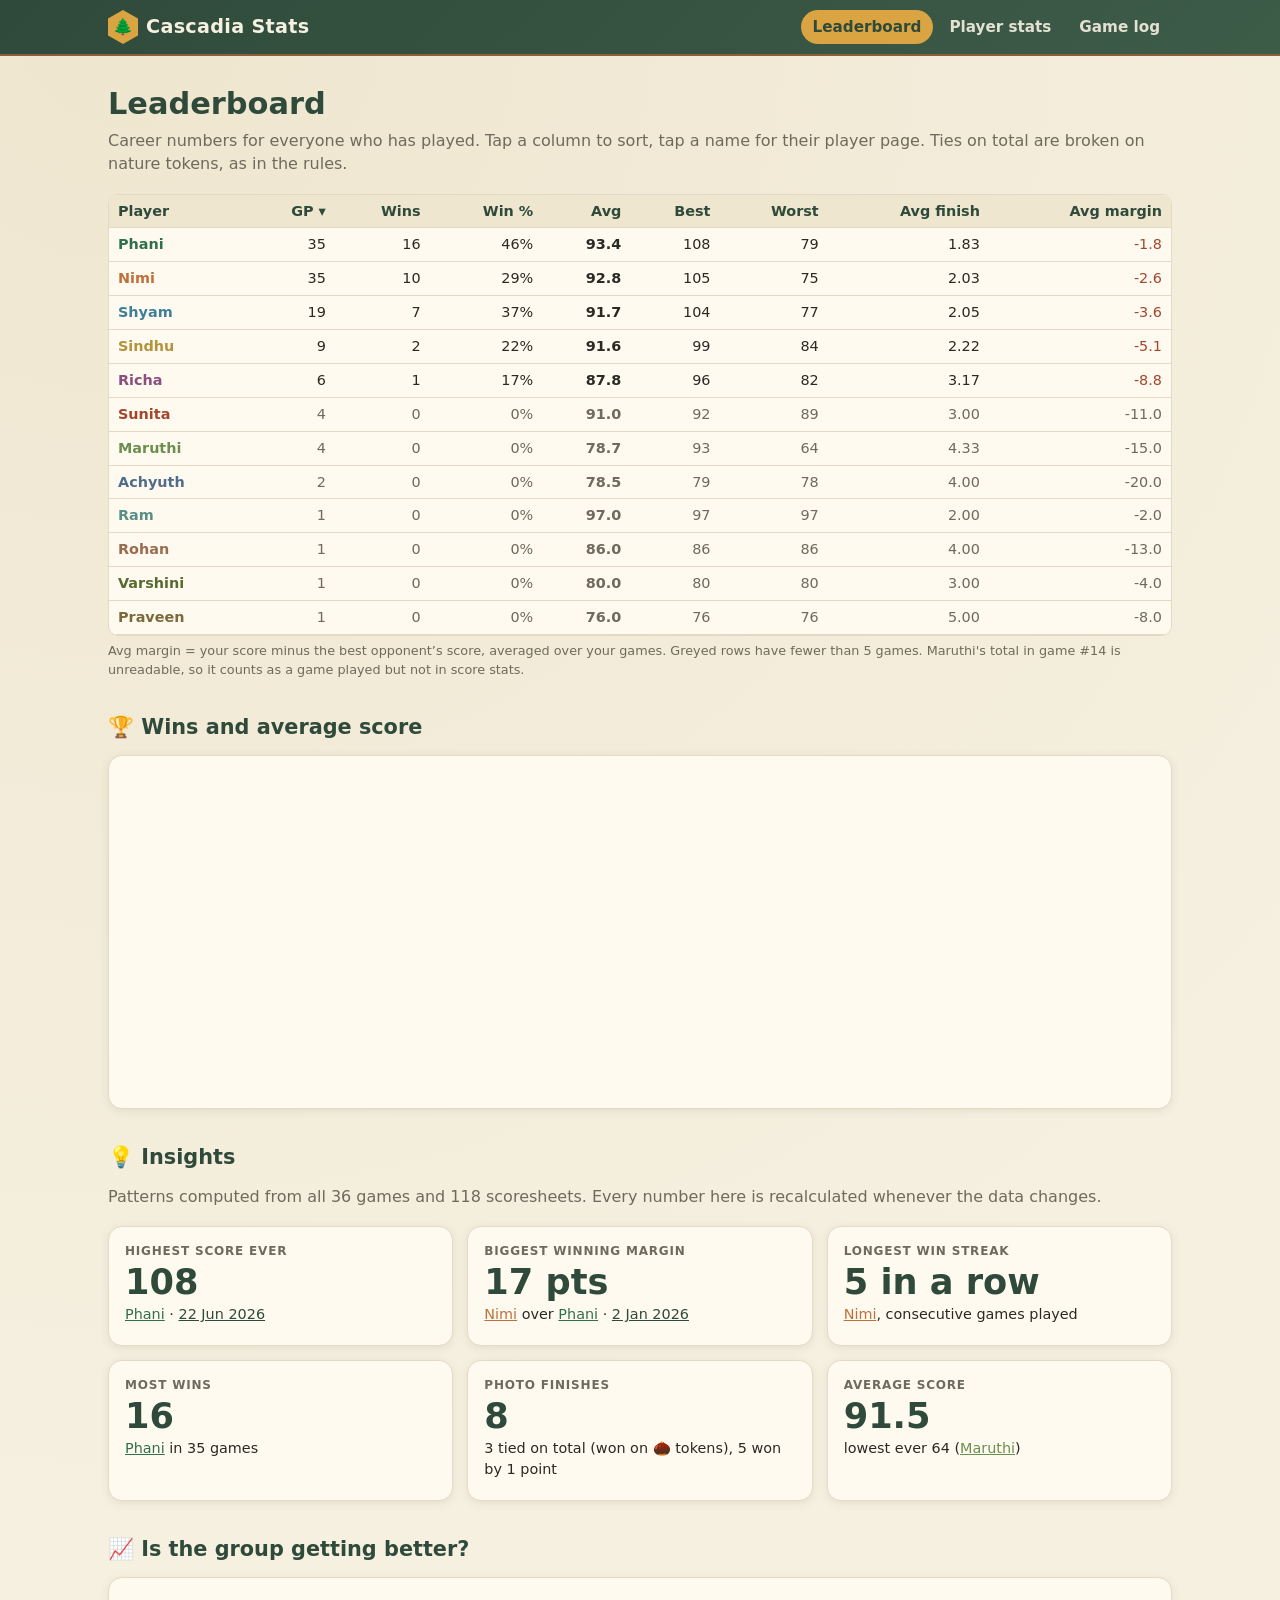
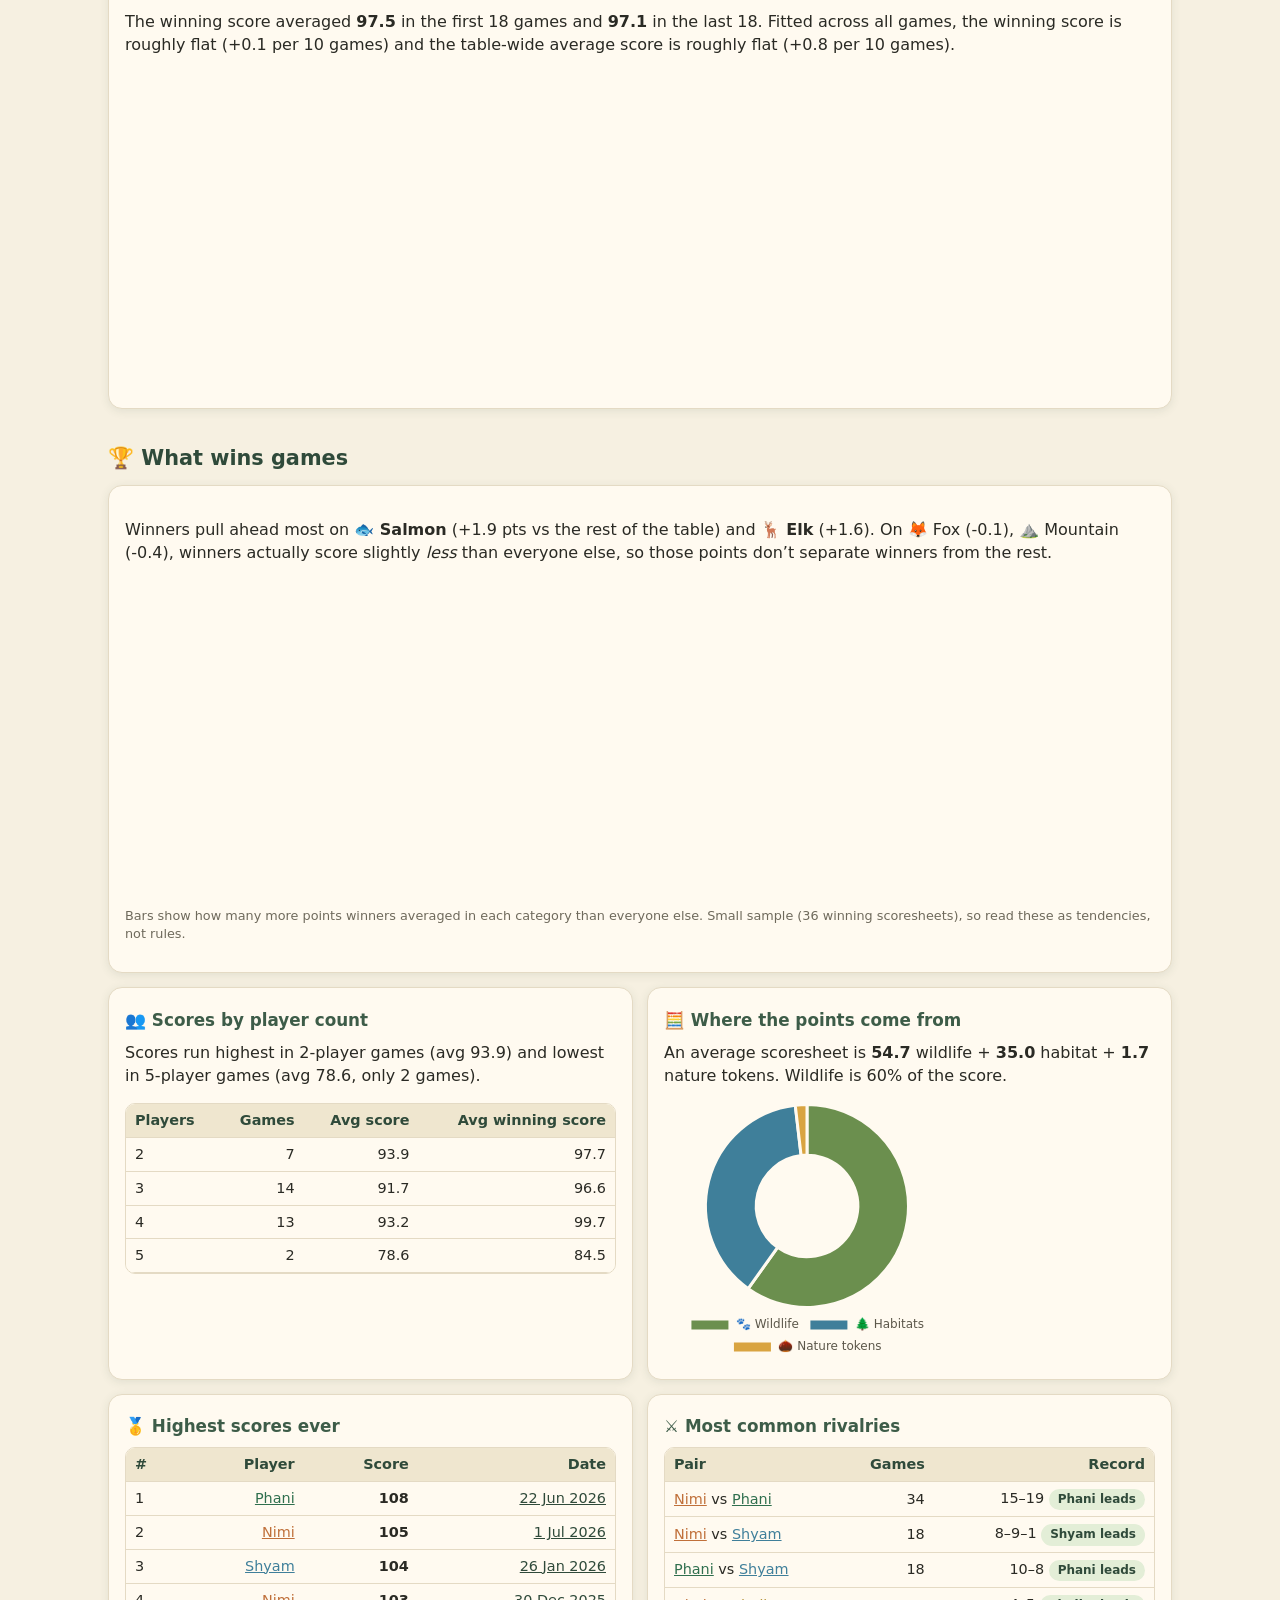
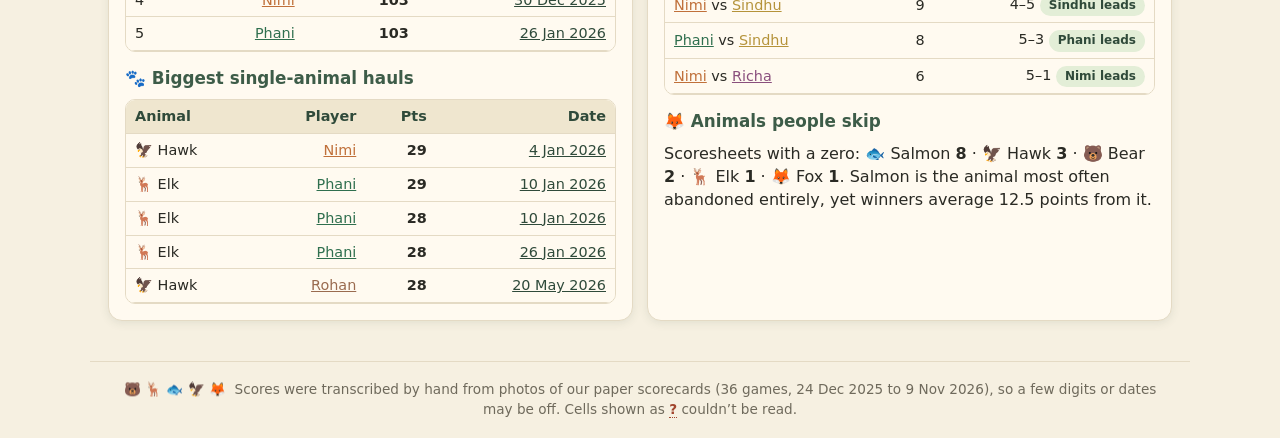
<file: index.html>
<!doctype html><html lang="en"><head><meta charset="utf-8"><meta name="viewport" content="width=device-width,initial-scale=1">
<title>Cascadia Stats · Leaderboard</title><link rel="stylesheet" href="style.css">
<link rel="icon" href="data:image/svg+xml,<svg xmlns='http://www.w3.org/2000/svg' viewBox='0 0 100 100'><text y='.9em' font-size='90'>🌲</text></svg>">
</head><body>
<main>
  <h1>Leaderboard</h1>
  <p class="lede">Career numbers for everyone who has played. Tap a column to sort, tap a name for their player page. Ties on total are broken on nature tokens, as in the rules.</p>
  <div class="tablewrap"><table class="sortable" id="lb"><thead><tr>
    <th data-k="name" data-t="s">Player</th><th data-k="games" title="Games played">GP</th><th data-k="wins">Wins</th><th data-k="win_pct">Win %</th>
    <th data-k="avg" title="Career average score">Avg</th><th data-k="best">Best</th><th data-k="worst">Worst</th>
    <th data-k="avg_pos" data-asc="1" title="Average finishing position (1 = first)">Avg finish</th>
    <th data-k="avg_margin" title="Average of (your score minus the best other score in that game). Positive = winning by that much.">Avg margin</th>
  </tr></thead><tbody></tbody></table></div>
  <p class="legend-note">Avg margin = your score minus the best opponent’s score, averaged over your games. Greyed rows have fewer than 5 games. <span id="unscored"></span></p>
  <h2>🏆 Wins and average score</h2>
  <div class="card"><div class="chartbox"><canvas id="c"></canvas></div></div>

  <h2 class="section" id="insights">💡 Insights</h2>
  <p class="lede" id="lede"></p>
  <div class="grid heads" id="heads"></div>

  <h2>📈 Is the group getting better?</h2>
  <div class="card"><p id="wtxt"></p><div class="chartbox"><canvas id="wline"></canvas></div></div>

  <h2>🏆 What wins games</h2>
  <div class="card"><p id="ctxt"></p><div class="chartbox"><canvas id="cbar"></canvas></div>
    <p class="legend-note">Bars show how many more points winners averaged in each category than everyone else. Small sample (<span id="nw"></span> winning scoresheets), so read these as tendencies, not rules.</p></div>

  <div class="grid g2" style="margin-top:14px">
    <div class="card"><h3>👥 Scores by player count</h3><p id="ptxt" style="margin-top:0"></p>
      <div class="tablewrap"><table id="pc"><thead><tr><th>Players</th><th>Games</th><th>Avg score</th><th>Avg winning score</th></tr></thead><tbody></tbody></table></div></div>
    <div class="card"><h3>🧮 Where the points come from</h3><p id="comptxt" style="margin-top:0"></p><div class="chartbox sm"><canvas id="comp"></canvas></div></div>
  </div>

  <div class="grid g2" style="margin-top:14px">
    <div class="card"><h3>🥇 Highest scores ever</h3><div class="tablewrap"><table id="hi"><thead><tr><th>#</th><th>Player</th><th>Score</th><th>Date</th></tr></thead><tbody></tbody></table></div>
      <h3 style="margin-top:14px">🐾 Biggest single-animal hauls</h3><div class="tablewrap"><table id="cells"><thead><tr><th>Animal</th><th>Player</th><th>Pts</th><th>Date</th></tr></thead><tbody></tbody></table></div></div>
    <div class="card"><h3>⚔️ Most common rivalries</h3><div class="tablewrap"><table id="riv"><thead><tr><th>Pair</th><th>Games</th><th>Record</th></tr></thead><tbody></tbody></table></div>
      <h3 style="margin-top:14px">🦊 Animals people skip</h3><p id="zeros" style="margin-top:0"></p></div>
  </div>
</main>
<script src="vendor/chart.umd.min.js"></script><script src="data.js"></script><script src="common.js"></script>
<script>
renderChrome('leaderboard');
{

const rows=Object.values(D.players).map(p=>({...p,name:NAME(p.id)}));
let sortK='games', asc=false;
const tb=document.querySelector('#lb tbody');
function draw(){
  rows.sort((a,b)=>{const x=a[sortK],y=b[sortK]; let r= typeof x==='string'? x.localeCompare(y) : ((x??-1e9)-(y??-1e9)); if(!asc) r=-r; return r||b.games-a.games||b.avg-a.avg;});
  tb.innerHTML=rows.map(p=>`<tr class="${p.main?'':'minor'}"><td>${plink(p.id)}</td><td>${p.games}</td><td>${p.wins}</td><td>${fx(p.win_pct,0)}%</td>
    <td><b>${fx(p.avg)}</b></td><td>${p.best}</td><td>${p.worst}</td><td>${fx(p.avg_pos,2)}</td><td class="${p.avg_margin>0?'up':'down'}">${sgn(p.avg_margin)}</td></tr>`).join('');
  document.querySelectorAll('#lb th').forEach(th=>{th.className=th.dataset.k===sortK?(asc?'sorted-asc':'sorted-desc'):'';});
}
document.querySelectorAll('#lb th').forEach(th=>th.onclick=()=>{const k=th.dataset.k; if(k===sortK) asc=!asc; else {sortK=k; asc=!!(th.dataset.asc||th.dataset.t==='s');} draw();});
draw();
const un=Object.values(D.players).filter(p=>p.unscored_games.length);
if(un.length) document.getElementById('unscored').textContent=un.map(p=>`${NAME(p.id)}'s total in game #${p.unscored_games.join(', #')} is unreadable, so it counts as a game played but not in score stats.`).join(' ');
const main=ORDER.filter(id=>D.players[id].main);
new Chart(document.getElementById('c'),{data:{labels:main.map(NAME),datasets:[
  {type:'bar',label:'Wins',data:main.map(id=>D.players[id].wins),backgroundColor:main.map(id=>COLOR(id)),borderRadius:6,yAxisID:'y'},
  {type:'bar',label:'Games played',data:main.map(id=>D.players[id].games),backgroundColor:'rgba(139,94,60,.18)',borderRadius:6,yAxisID:'y'},
  {type:'line',label:'Career avg score',data:main.map(id=>D.players[id].avg),borderColor:'#d9a441',backgroundColor:'#d9a441',pointRadius:6,yAxisID:'y2'}]},
  options:{scales:{y:{beginAtZero:true,title:{display:true,text:'Games'}},y2:{position:'right',suggestedMin:Math.floor(Math.min(...main.map(id=>D.players[id].avg))-4),suggestedMax:Math.ceil(Math.max(...main.map(id=>D.players[id].avg))+2),grid:{drawOnChartArea:false},title:{display:true,text:'Avg score'}}}}});
}
{

const I=D.insights, W=D.wildlife, H=D.habitats;
const glink=(no,txt)=>`<a href="log.html#game-${no}">${txt}</a>`;
document.getElementById('lede').textContent=`Patterns computed from all ${I.n_games} games and ${I.n_rows} scoresheets. Every number here is recalculated whenever the data changes.`;
const hs=I.highest, bm=I.biggest_margin, ls=I.longest_streak;
const heads=[
  ['Highest score ever',hs.score,`${plink(hs.player)} · ${glink(hs.no,fmtDate(hs.date,false))}`],
  ['Biggest winning margin',bm.margin+' pts',`${plink(bm.winner)} over ${plink(bm.runner_up)} · ${glink(bm.no,fmtDate(bm.date,false))}`],
  ['Longest win streak',ls.wins+' in a row',`${plink(ls.player)}, consecutive games played`],
  ['Most wins',I.wins_table[0].wins,`${plink(I.wins_table[0].player)} in ${I.wins_table[0].games} games`],
  ['Photo finishes',I.closest.length+I.one_point_games,`${I.closest.length} tied on total (won on 🌰 tokens), ${I.one_point_games} won by 1 point`],
  ['Average score',fx(I.composition.total),`lowest ever ${I.lowest.score} (${plink(I.lowest.player)})`]];
document.getElementById('heads').innerHTML=heads.map(([k,v,s])=>`<div class="card insight"><div class="k">${k}</div><div class="big">${v}</div><p class="muted" style="font-size:.9rem">${s}</p></div>`).join('');

// winning score over time
const h=I.win_score_halves, sl=I.win_score_slope_per10, sa=I.avg_score_slope_per10;
const dir=v=>Math.abs(v)<1.5?'roughly flat':(v>0?'rising':'falling');
document.getElementById('wtxt').innerHTML=`The winning score averaged <b>${fx(h.first_avg)}</b> in the first ${h.first_n} games and <b>${fx(h.second_avg)}</b> in the last ${h.second_n}. `+
  `Fitted across all games, the winning score is ${dir(sl)} (${sgn(sl)} per 10 games) and the table-wide average score is ${dir(sa)} (${sgn(sa)} per 10 games).`;
const ws=I.win_score_series;
const avgAll=D.games.map(g=>{const t=g.players.filter(p=>p.total!=null).map(p=>p.total);return +(t.reduce((a,b)=>a+b,0)/t.length).toFixed(1);});
new Chart(document.getElementById('wline'),{type:'line',data:{labels:ws.map(w=>'#'+w.no),datasets:[
  {label:'Winning score',data:ws.map(w=>w.score),borderColor:'#d9a441',backgroundColor:'#d9a441',tension:.25,pointRadius:4},
  {label:'Table average',data:avgAll,borderColor:'#2f6f4e',backgroundColor:'#2f6f4e',tension:.25,pointRadius:3,borderDash:[5,4]}]},
  options:{interaction:{mode:'index',intersect:false},plugins:{tooltip:{callbacks:{title:it=>{const w=ws[it[0].dataIndex];const g=D.games[it[0].dataIndex];return `Game #${w.no} · ${fmtDate(w.date,false)}${g.date_uncertain?' (approx.)':''} · winner ${g.winners.map(NAME).join(', ')}`;}}}},
  scales:{y:{suggestedMin:70,title:{display:true,text:'Points'}},x:{ticks:{autoSkip:true,maxRotation:0}}}}});

// categories
const C=I.categories.filter(c=>c.kind!=='nature');
const byDiff=[...C].sort((a,b)=>b.diff-a.diff);
const neg=byDiff.filter(c=>c.diff<0);
document.getElementById('nw').textContent=I.n_games;
const nm=c=>`${ICON[c.cat]} ${LABEL(c.cat)}`;
document.getElementById('ctxt').innerHTML=`Winners pull ahead most on <b>${nm(byDiff[0])}</b> (${sgn(byDiff[0].diff)} pts vs the rest of the table) and <b>${nm(byDiff[1])}</b> (${sgn(byDiff[1].diff)}). `+
  (neg.length?`On ${neg.map(c=>`${nm(c)} (${sgn(c.diff)})`).join(', ')}, winners actually score slightly <i>less</i> than everyone else, so those points don’t separate winners from the rest.`:'');
new Chart(document.getElementById('cbar'),{type:'bar',data:{labels:byDiff.map(nm),datasets:[{label:'Winners minus rest (avg pts)',data:byDiff.map(c=>c.diff),
  backgroundColor:byDiff.map(c=>c.diff>=0?(c.kind==='wildlife'?'#6b8f4e':'#3f7f9a'):'#c0703a'),borderRadius:6}]},
  options:{indexAxis:'y',plugins:{legend:{display:false},tooltip:{callbacks:{label:it=>{const c=byDiff[it.dataIndex];return `winners ${fx(c.win_avg)} vs rest ${fx(c.rest_avg)} (${sgn(c.diff)})`;}}}}}});

// player count
const pcs=I.by_player_count;
document.querySelector('#pc tbody').innerHTML=pcs.map(p=>`<tr><td>${p.n}</td><td>${p.games}</td><td>${fx(p.avg_score)}</td><td>${fx(p.avg_win)}</td></tr>`).join('');
const lowest=[...pcs].sort((a,b)=>a.avg_score-b.avg_score)[0], highest=[...pcs].sort((a,b)=>b.avg_score-a.avg_score)[0];
document.getElementById('ptxt').innerHTML=`Scores run highest in ${highest.n}-player games (avg ${fx(highest.avg_score)}) and lowest in ${lowest.n}-player games (avg ${fx(lowest.avg_score)}${lowest.games<4?`, only ${lowest.games} games`:''}).`;

// composition
const cp=I.composition;
document.getElementById('comptxt').innerHTML=`An average scoresheet is <b>${fx(cp.wildlife)}</b> wildlife + <b>${fx(cp.habitat)}</b> habitat + <b>${fx(cp.nature)}</b> nature tokens. Wildlife is ${fx(100*cp.wildlife/cp.total,0)}% of the score.`;
new Chart(document.getElementById('comp'),{type:'doughnut',data:{labels:['🐾 Wildlife','🌲 Habitats','🌰 Nature tokens'],datasets:[{data:[cp.wildlife,cp.habitat,cp.nature],backgroundColor:['#6b8f4e','#3f7f9a','#d9a441'],borderColor:'#fffaf0',borderWidth:3}]},options:{plugins:{legend:{position:'bottom'}}}});

// records
document.querySelector('#hi tbody').innerHTML=I.highest_list.map((r,i)=>`<tr><td>${i+1}</td><td>${plink(r.player)}</td><td><b>${r.score}</b></td><td>${glink(r.no,fmtDate(r.date,false))}</td></tr>`).join('');
document.querySelector('#cells tbody').innerHTML=I.best_wildlife_cells.map(r=>`<tr><td>${ICON[r.animal]} ${LABEL(r.animal)}</td><td>${plink(r.player)}</td><td><b>${r.pts}</b></td><td>${glink(r.no,fmtDate(r.date,false))}</td></tr>`).join('');
document.querySelector('#riv tbody').innerHTML=I.rivalries.map(r=>{const lead=r.a_wins===r.b_wins?'even':(r.a_wins>r.b_wins?r.a:r.b);
  return `<tr><td>${plink(r.a)} vs ${plink(r.b)}</td><td>${r.games}</td><td>${r.a_wins}–${r.b_wins}${r.ties?`–${r.ties}`:''} ${lead==='even'?'<span class="pill">even</span>':`<span class="pill green">${esc(NAME(lead))} leads</span>`}</td></tr>`;}).join('');
const z=I.categories.filter(c=>c.kind==='wildlife').sort((a,b)=>b.zeros-a.zeros);
document.getElementById('zeros').innerHTML=`Scoresheets with a zero: ${z.map(c=>`${ICON[c.cat]} ${LABEL(c.cat)} <b>${c.zeros}</b>`).join(' · ')}. ${z[0].zeros>0?`${LABEL(z[0].cat)} is the animal most often abandoned entirely, yet winners average ${fx(z[0].win_avg)} points from it.`:''}`;
}
</script></body></html>
</file>
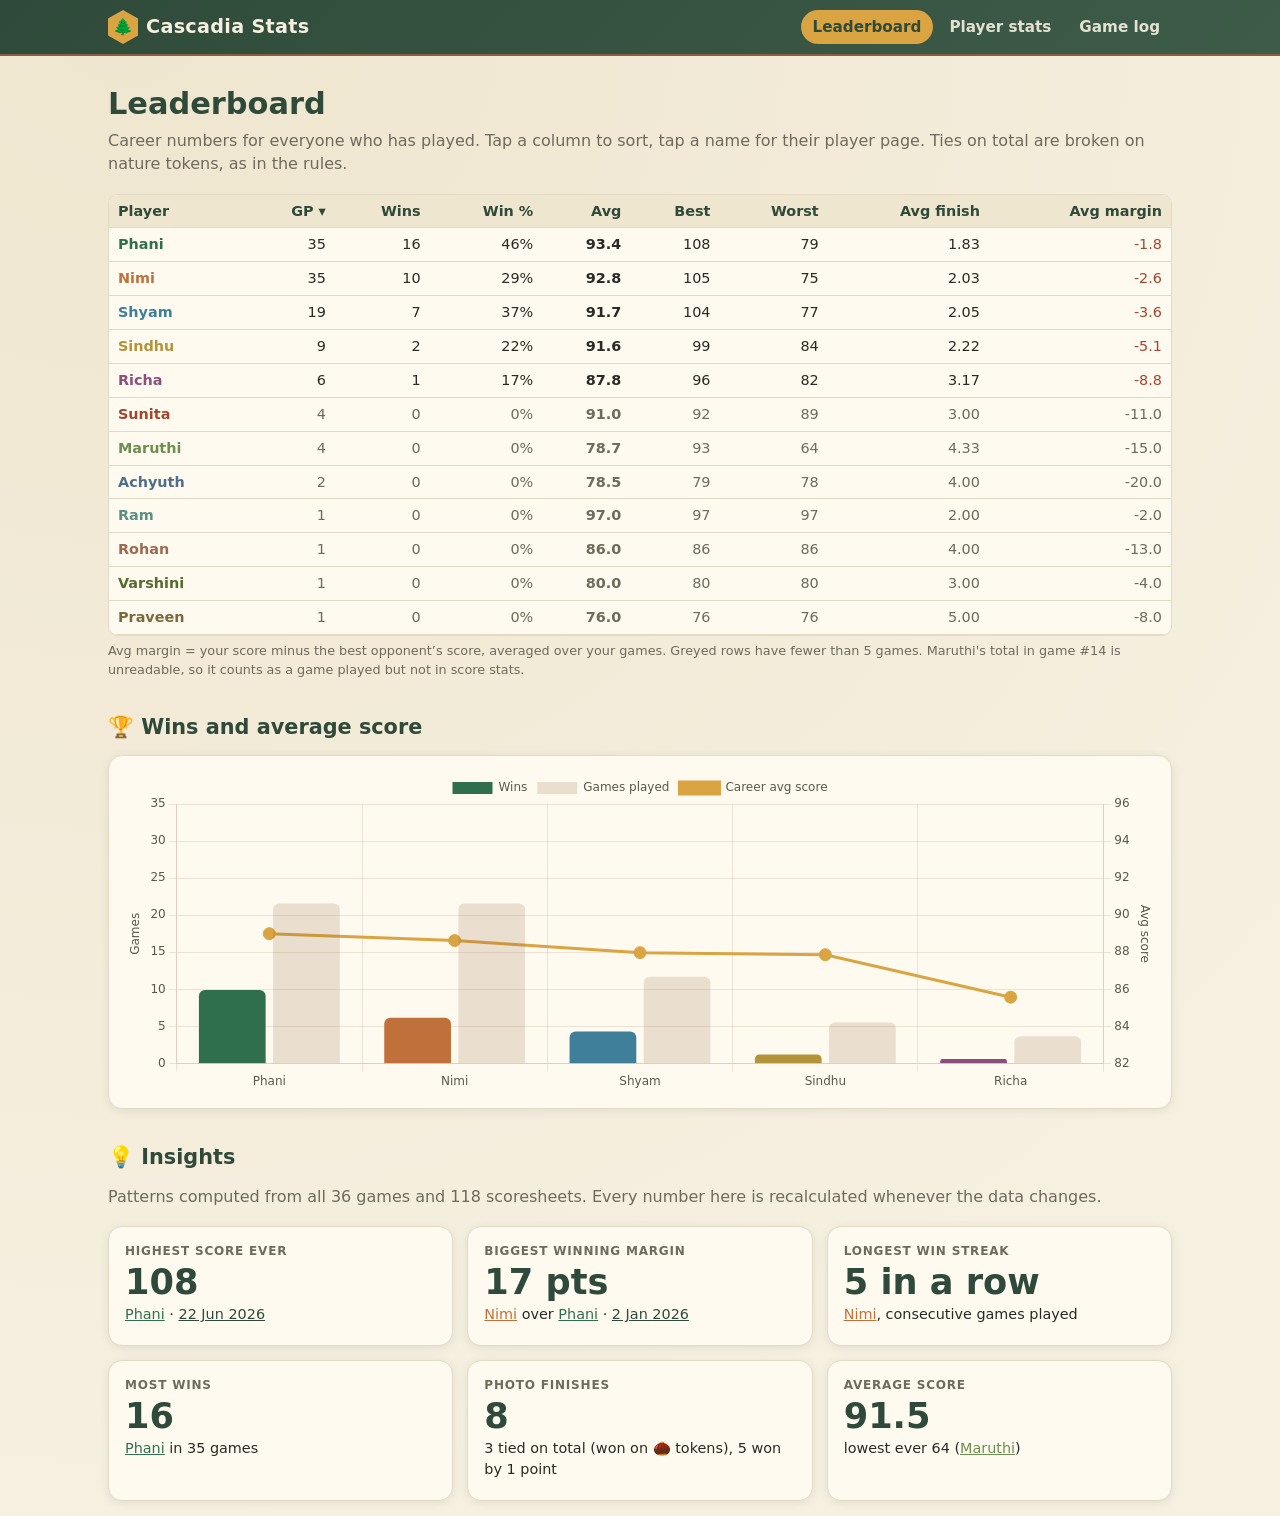
<file: insights.html>
<!doctype html><html><head><meta charset="utf-8"><meta http-equiv="refresh" content="0; url=index.html#insights"><link rel="canonical" href="index.html#insights"><title>Cascadia Stats</title></head><body><a href="index.html#insights">Cascadia Stats</a></body></html>
</file>
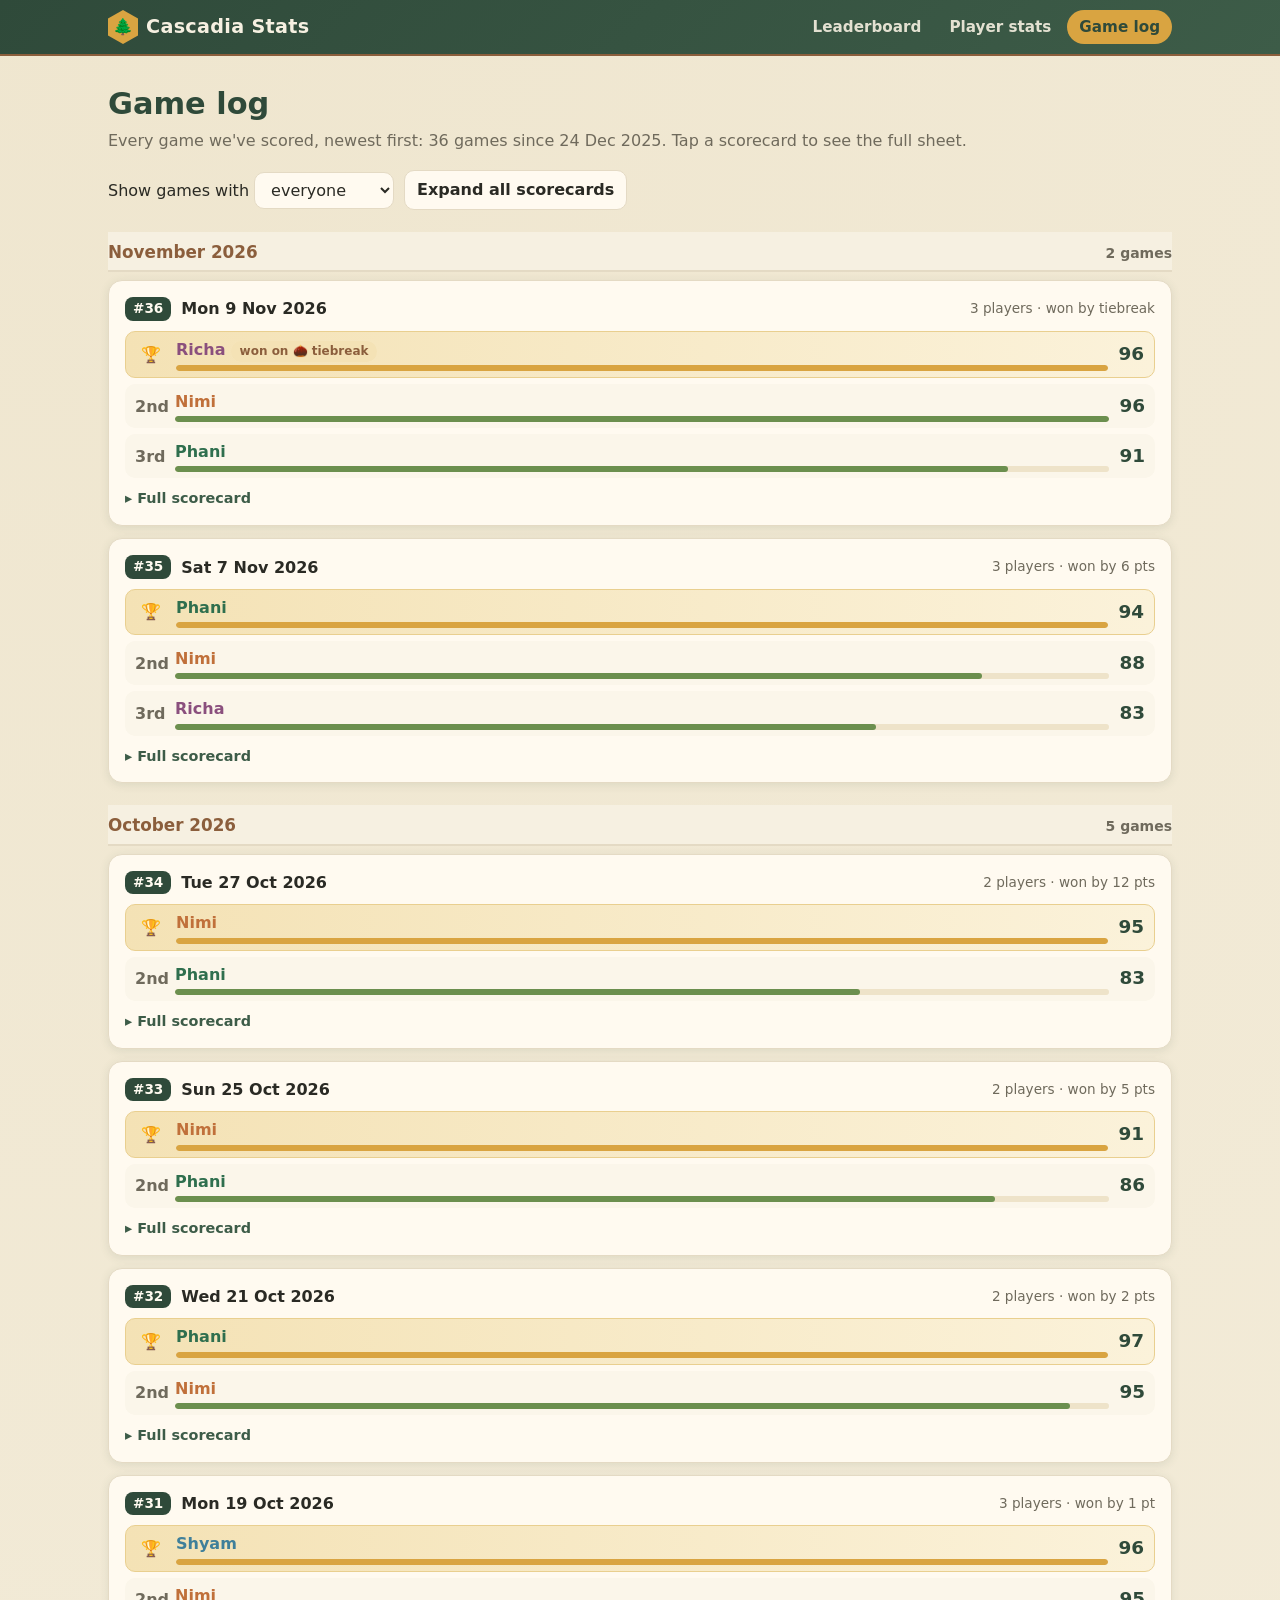
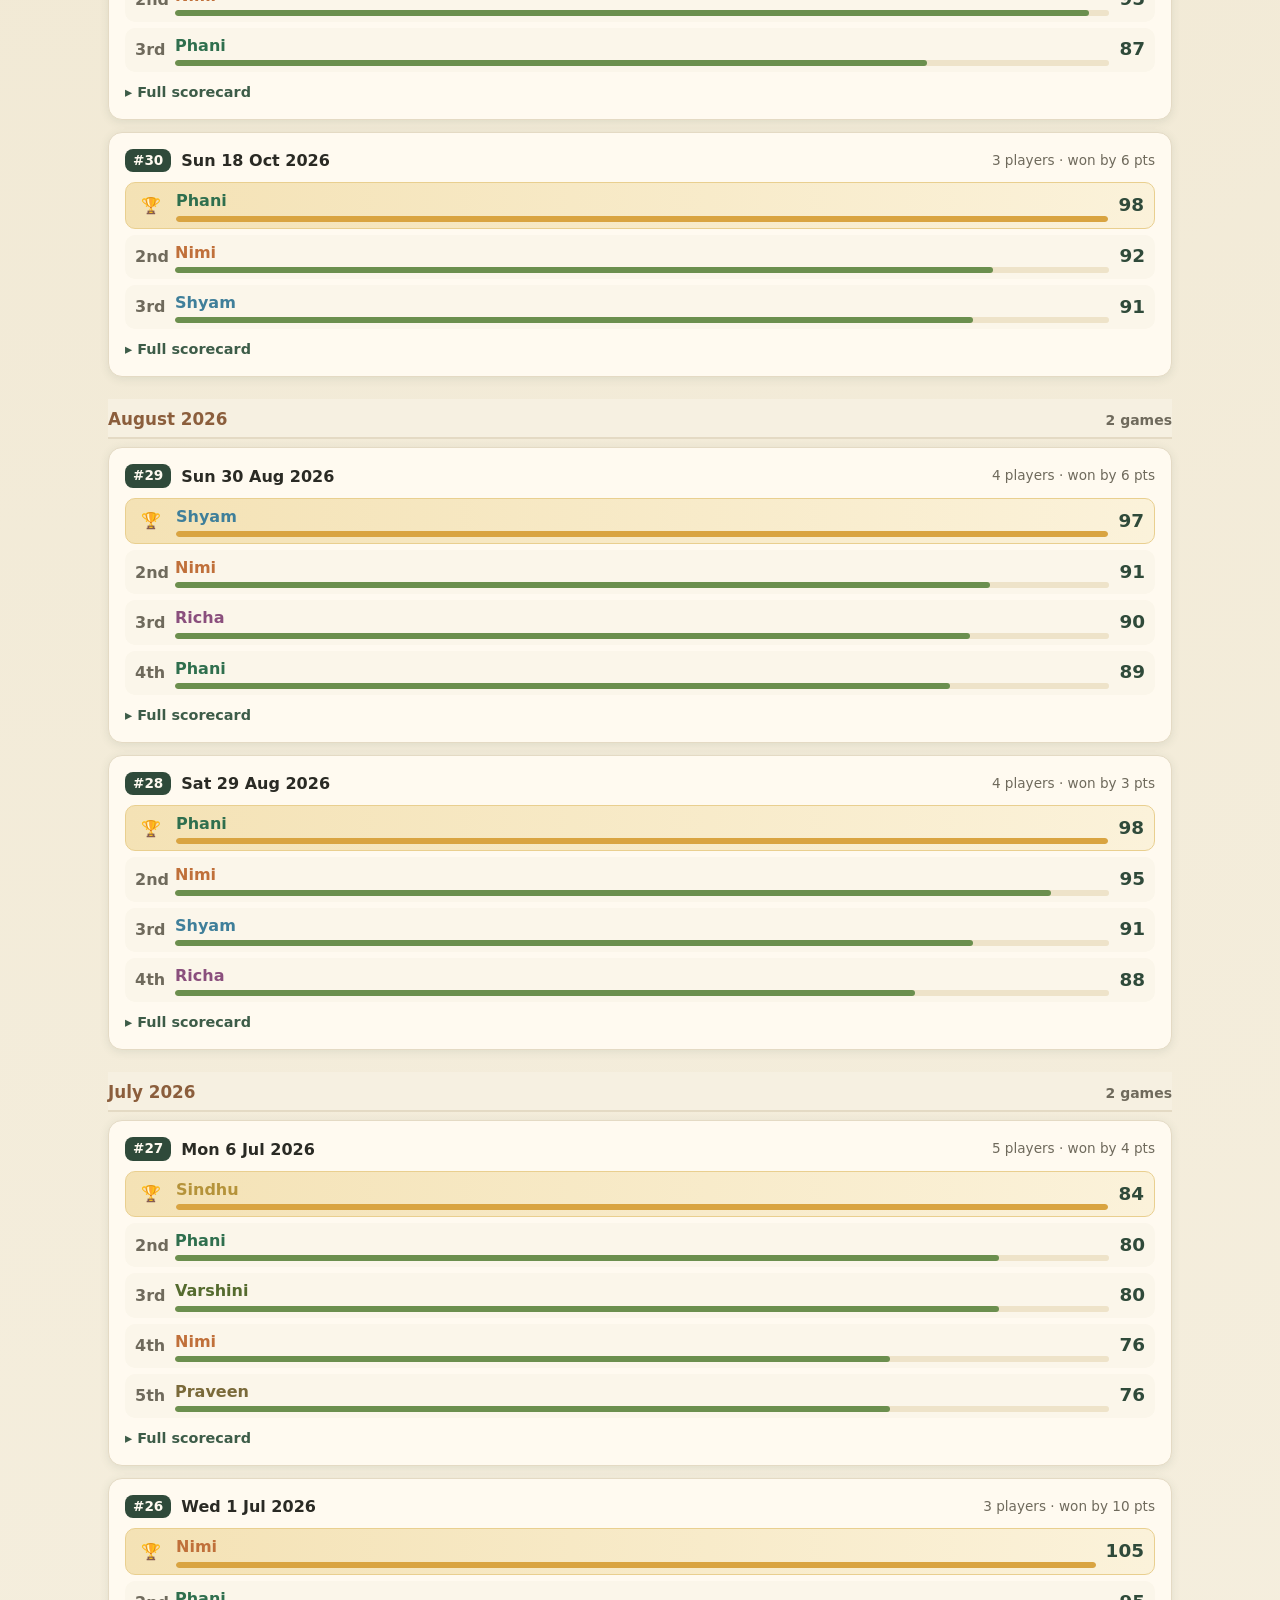
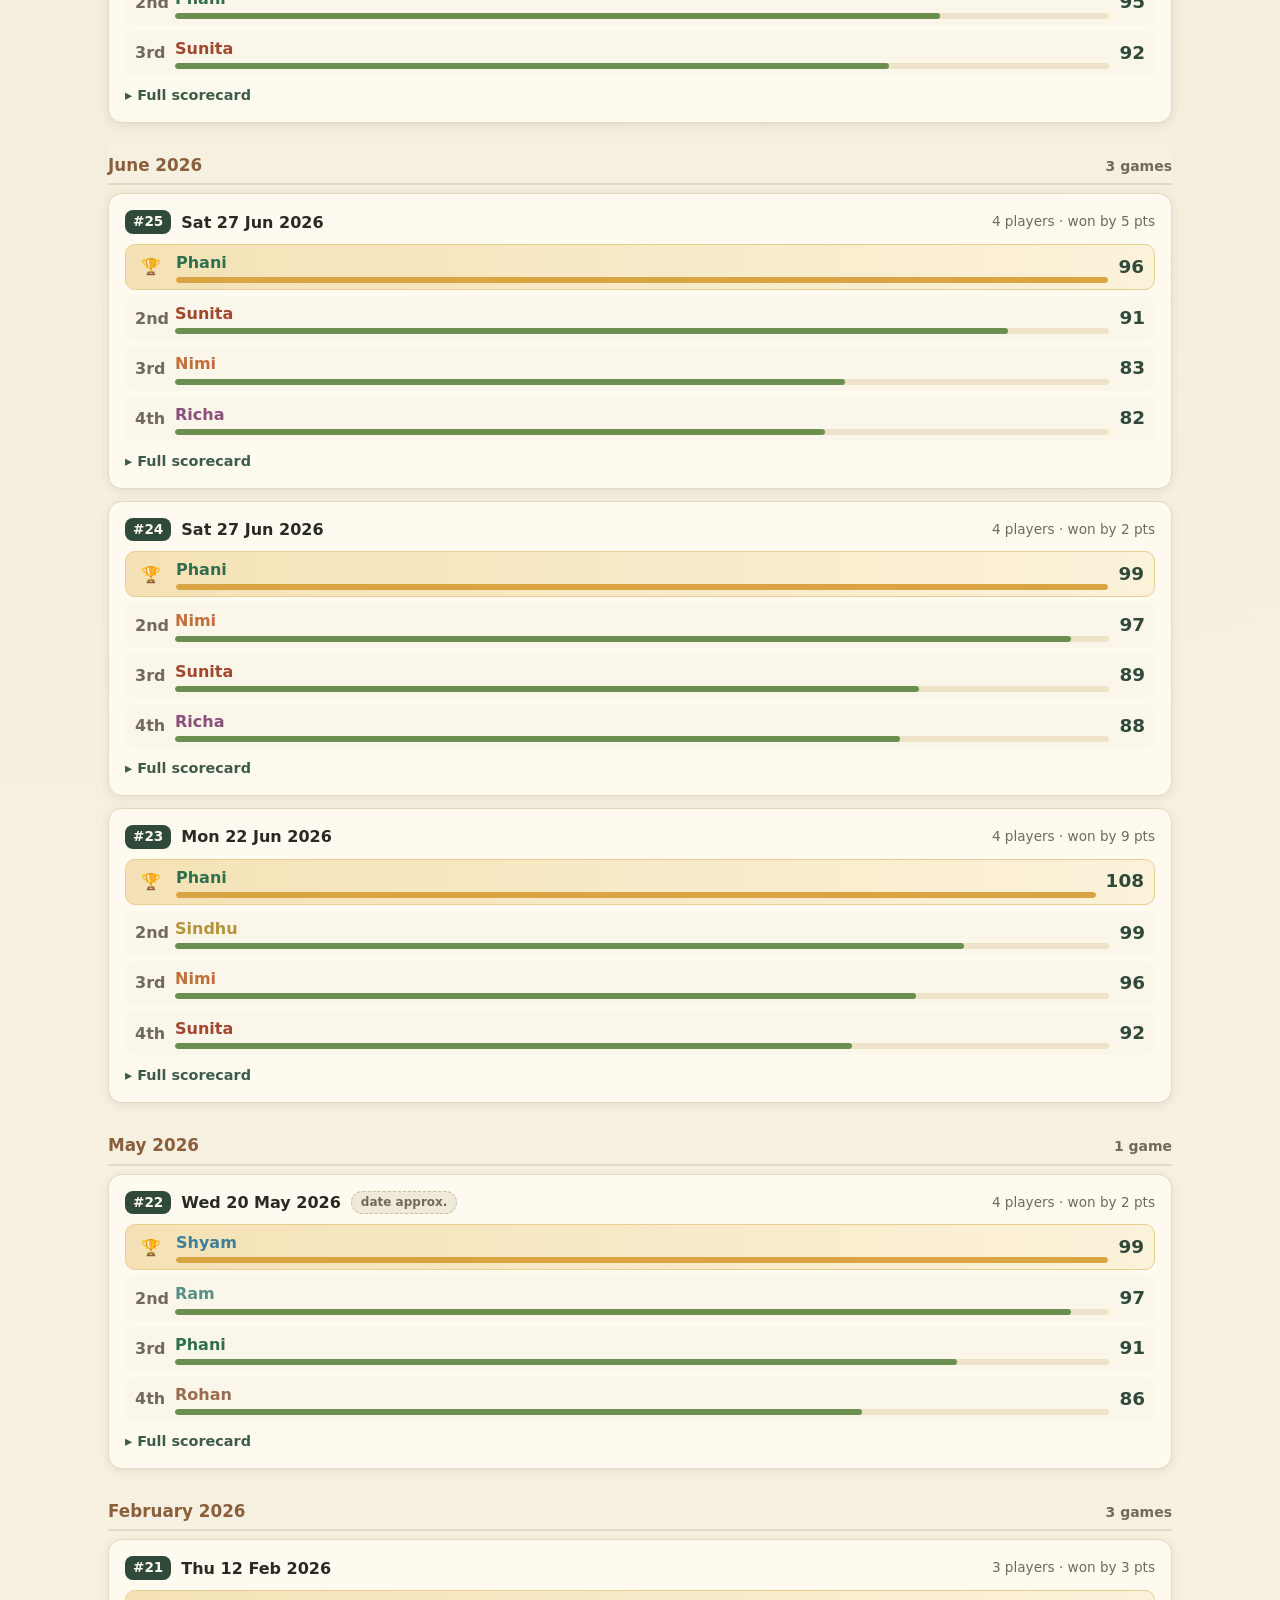
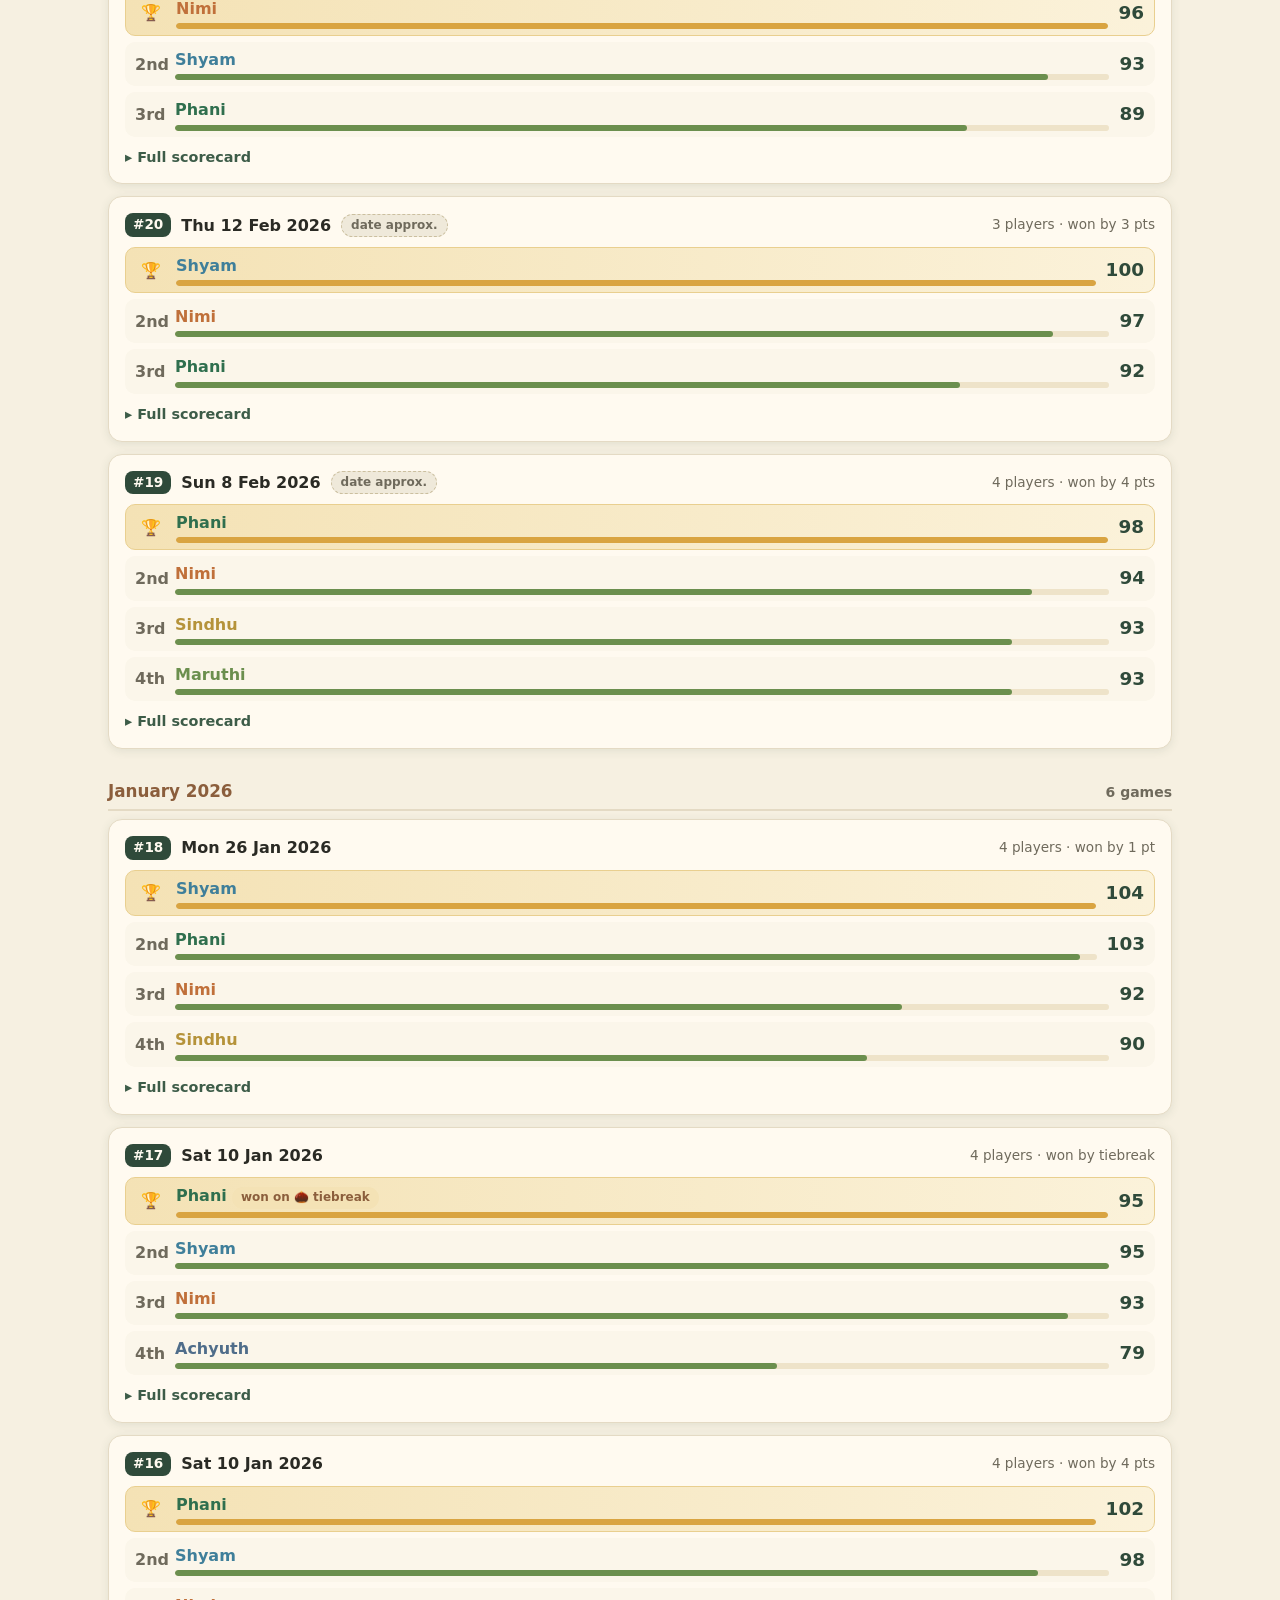
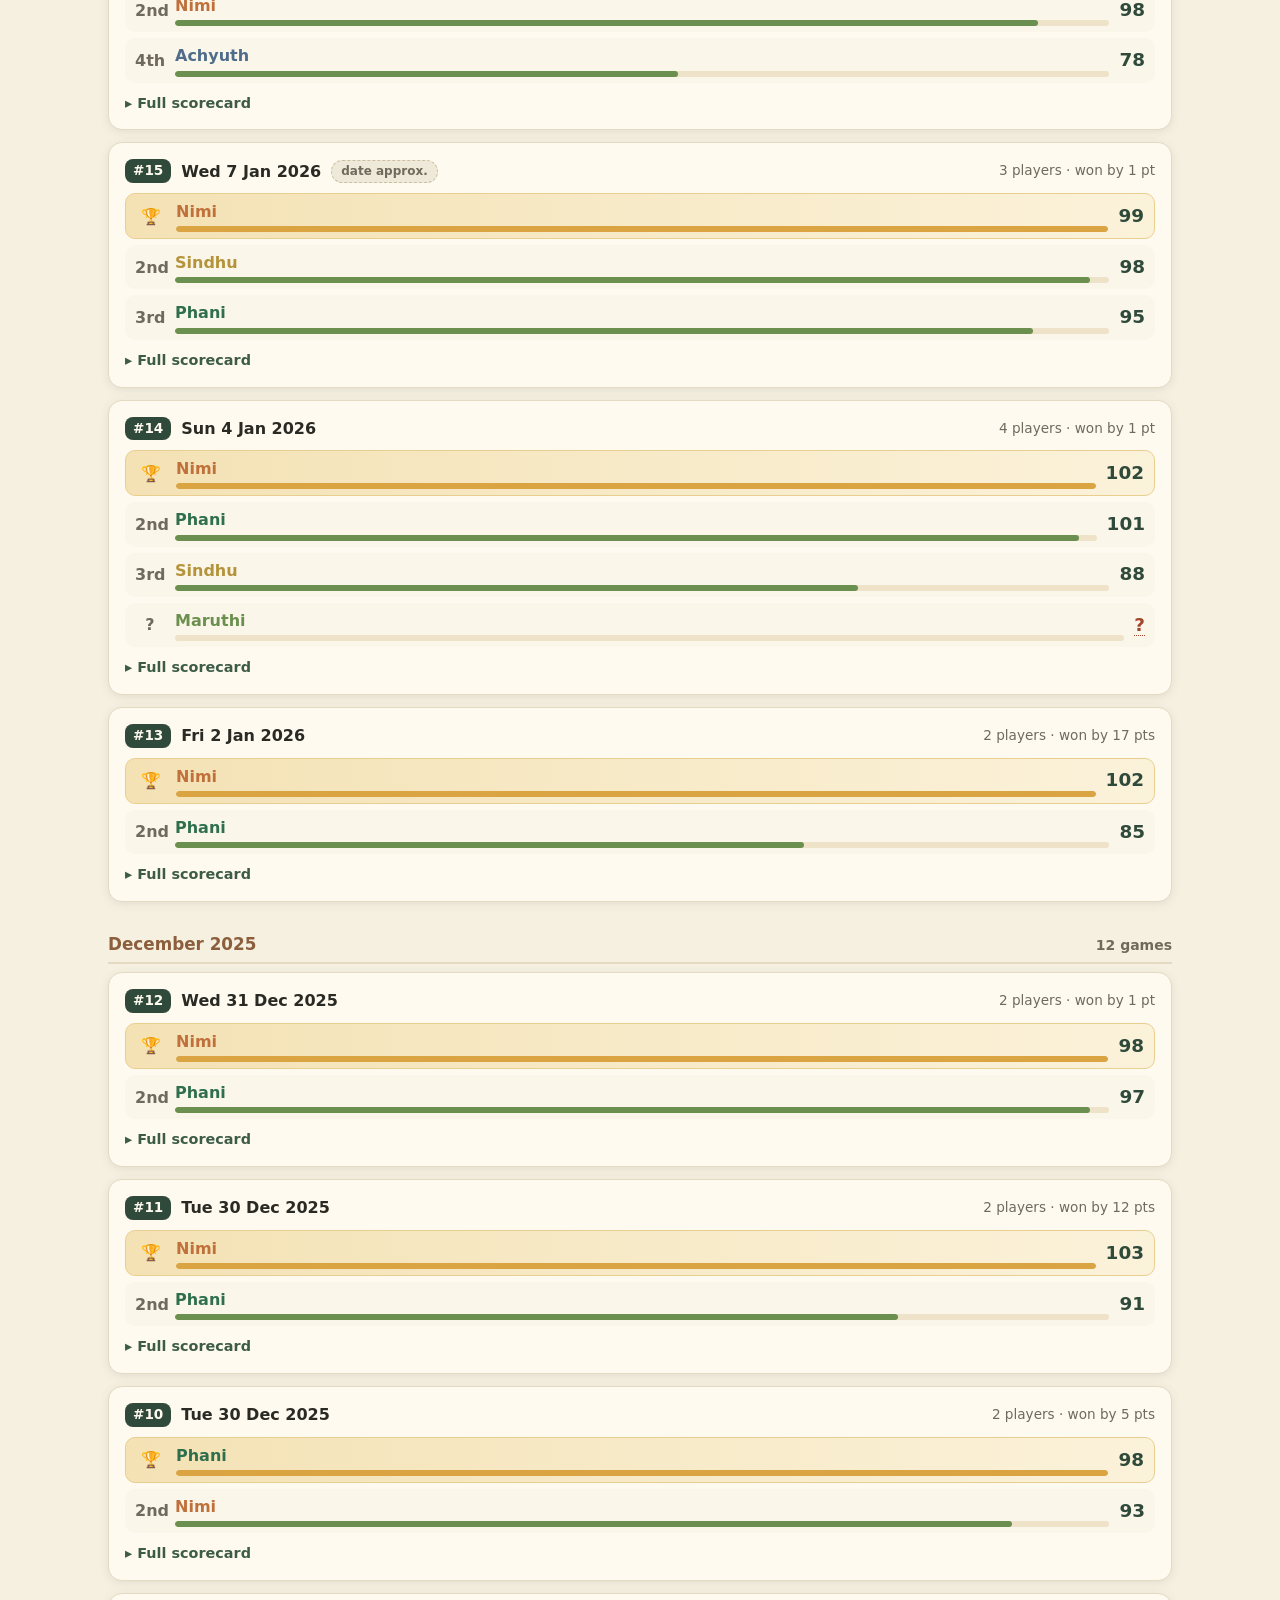
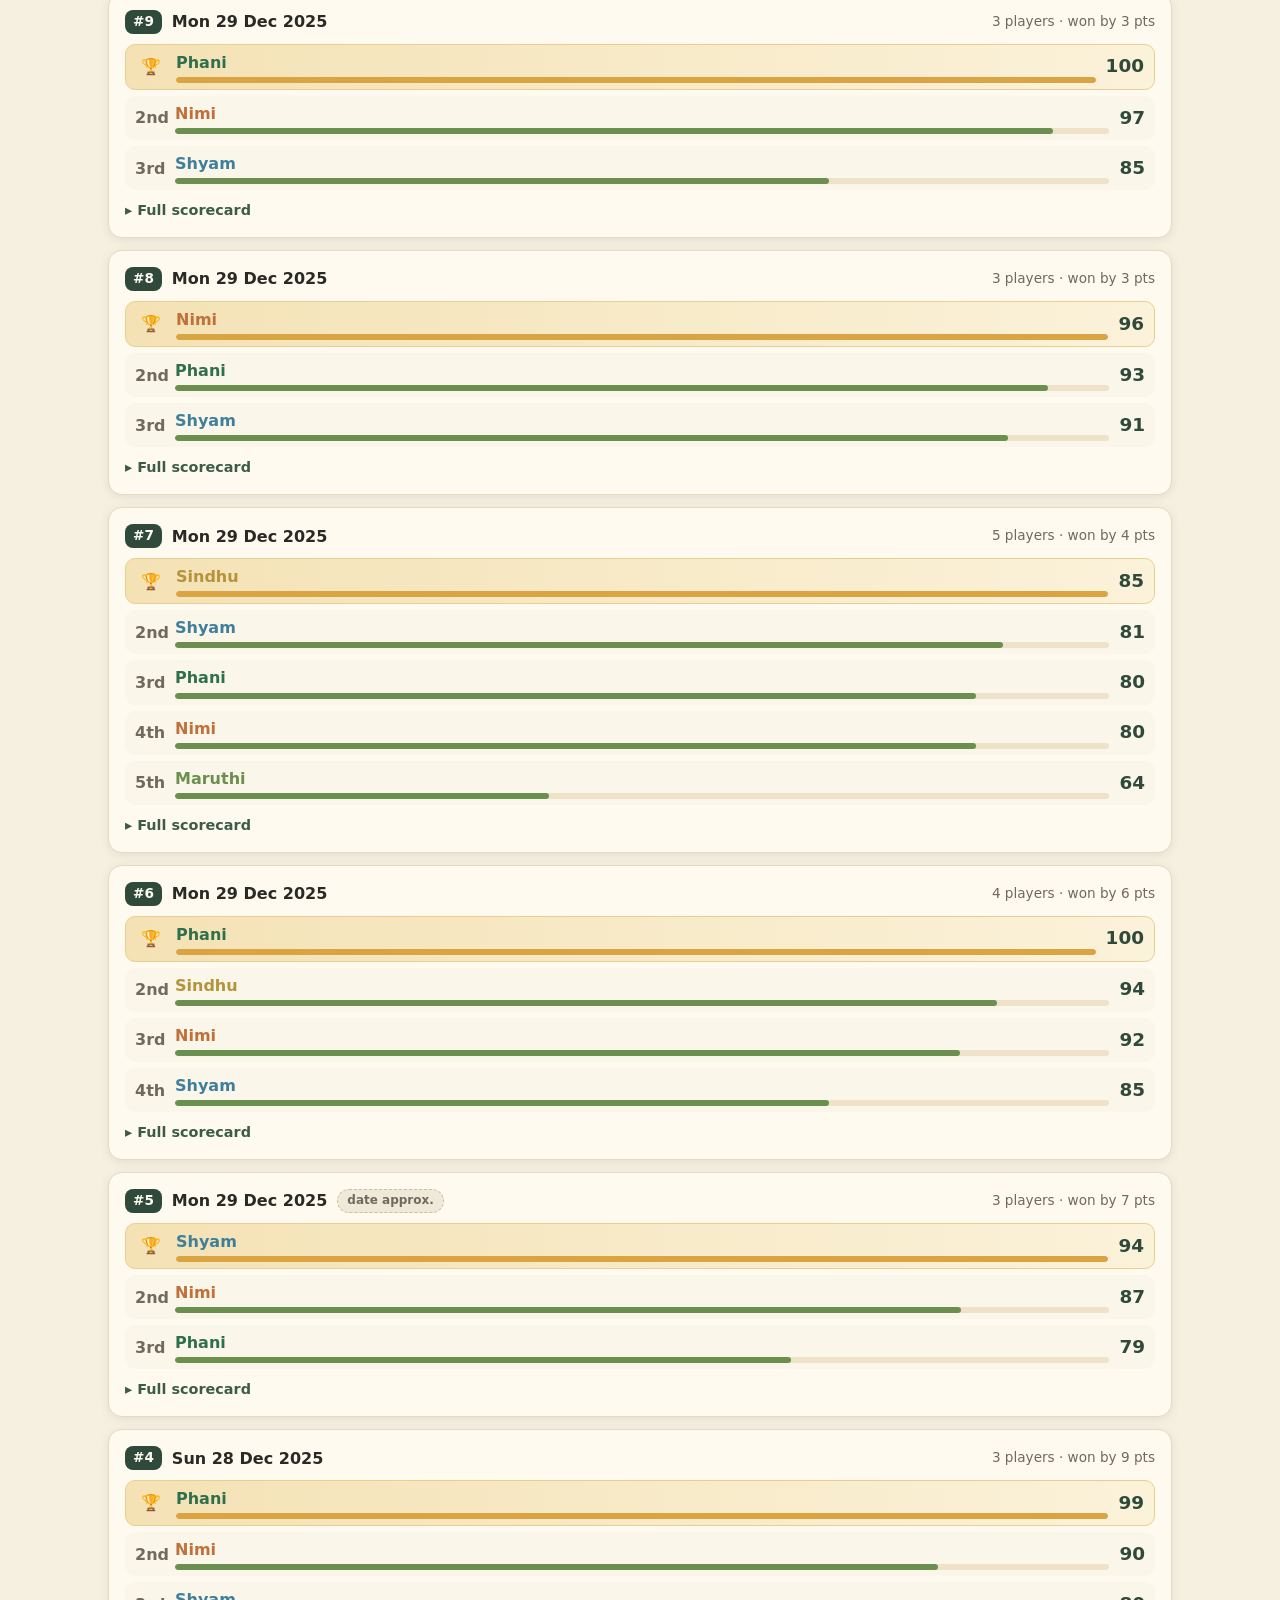
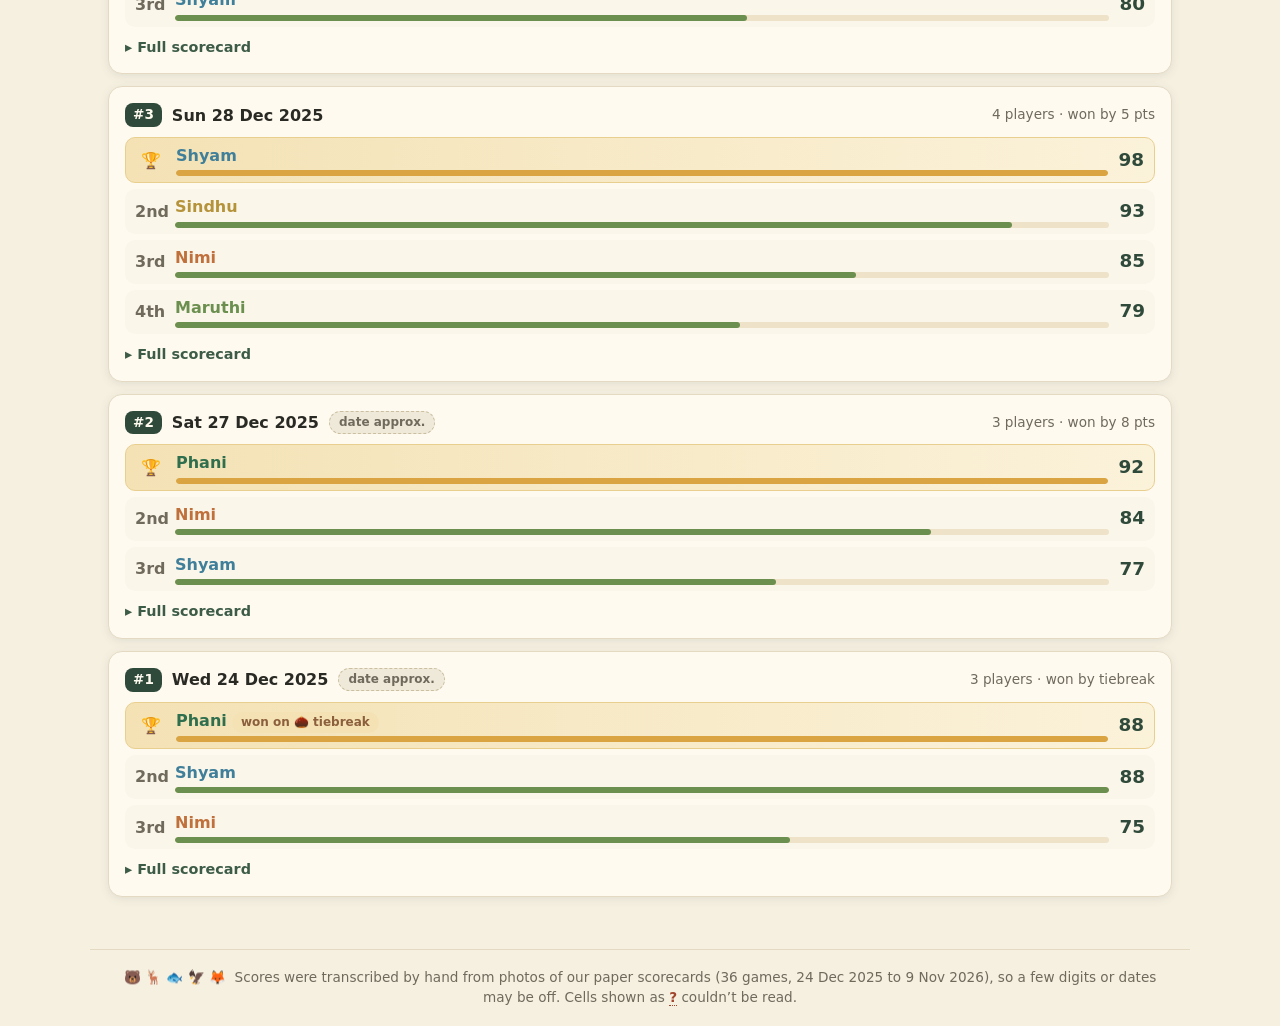
<file: log.html>
<!doctype html><html lang="en"><head><meta charset="utf-8"><meta name="viewport" content="width=device-width,initial-scale=1">
<title>Game log · Cascadia Stats</title><link rel="stylesheet" href="style.css">
<link rel="icon" href="data:image/svg+xml,<svg xmlns='http://www.w3.org/2000/svg' viewBox='0 0 100 100'><text y='.9em' font-size='90'>🌲</text></svg>">
</head><body>
<main>
  <h1>Game log</h1>
  <p class="lede" id="lede"></p>
  <div class="toolbar">
    <label>Show games with <select id="who"><option value="">everyone</option></select></label>
    <button id="expand">Expand all scorecards</button>
  </div>
  <div id="log"></div>
</main>
<script src="data.js"></script><script src="common.js"></script>
<script>
renderChrome('log');
const W=D.wildlife, H=D.habitats;
const who=document.getElementById('who');
ORDER.forEach(id=>who.insertAdjacentHTML('beforeend',`<option value="${esc(id)}">${esc(NAME(id))} (${D.players[id].games})</option>`));
const i=D.insights;
document.getElementById('lede').textContent=`Every game we've scored, newest first: ${i.n_games} games since ${fmtDate(i.date_range[0],false)}. Tap a scorecard to see the full sheet.`;

function cell(v, note){
  if(v==null) return `<span class="unk" title="${esc(note||'Unreadable on the paper scorecard')}">?</span>`;
  return note? `${v}<span class="note-dot" title="${esc('As written: '+note)}">✎</span>` : String(v);
}
function sheet(g){
  const ps=g.players, wc=p=>p.win?' class="win-col"':'';
  const row=(label,f,cls='')=>`<tr class="${cls}"><td>${label}</td>${ps.map(p=>`<td${wc(p)}>${f(p)}</td>`).join('')}</tr>`;
  const hab=(p,h)=>{const c=p.habitats[h], n=p.notes;
    return `<span class="hab">${cell(c.corridor,n[h])}<span class="b">+${c.bonus==null?cell(null,n[h+'_bonus']||'Bonus unreadable'):c.bonus}</span></span>`;};
  let rows=W.map(k=>row(`${ICON[k]} ${LABEL(k)}`,p=>cell(p.wildlife[k],p.notes[k]))).join('');
  rows+=row('Wildlife',p=>cell(p.w_sub,p.notes.wildlife_subtotal),'sub');
  rows+=H.map(h=>row(`${ICON[h]} ${LABEL(h)} <span class="muted" style="font-size:.75rem">corridor+bonus</span>`,p=>hab(p,h))).join('');
  rows+=row('Habitats',p=>cell(p.h_sub,p.notes.habitat_subtotal),'sub');
  rows+=row(`${ICON.nature} Nature tokens`,p=>cell(p.nature,p.notes.nature));
  rows+=row('Total',p=>cell(p.total,p.notes.total),'total');
  return `<div class="tablewrap"><table><thead><tr><th></th>${ps.map(p=>`<th${wc(p)}>${p.win?'🏆 ':''}${plink(p.id)}</th>`).join('')}</tr></thead><tbody>${rows}</tbody></table></div>`;
}
function gameCard(g){
  const top=Math.max(...g.players.filter(p=>p.total!=null).map(p=>p.total));
  const ranks=g.players.map(p=>`<div class="rank ${p.win?'win':''}">
      <div class="pos">${p.win?'🏆':(p.pos?ord(p.pos):'?')}</div>
      <div><div class="nm">${plink(p.id)}${p.win&&g.tied_on_total?' <span class="pill" title="Tied on total; won on the nature-token tiebreak">won on 🌰 tiebreak</span>':''}</div>
        <div class="bar-track"><div class="bar-fill" style="width:${p.total==null?0:Math.max(4,(p.total-50)/(top-50)*100)}%"></div></div></div>
      <div class="sc">${p.total==null?cell(null,'Total unreadable: '+(p.notes.total||'')):p.total}</div></div>`).join('');
  const notes=g.notes.length?`<div class="game-notes">📝 ${g.notes.map(n=>esc(NAMEIFY(n))).join(' ')}</div>`:'';
  return `<article class="card game" id="game-${g.no}" data-players="${g.players.map(p=>p.id).join('|')}">
    <div class="game-head"><span class="game-no">#${g.no}</span><span class="game-date">${fmtDate(g.date)}</span>${approxTag(g)}
      <span class="game-meta">${g.n} players${g.win_margin!=null?` · won by ${g.win_margin===0?'tiebreak':g.win_margin+' pt'+(g.win_margin===1?'':'s')}`:''}</span></div>
    <div class="ranks">${ranks}</div>
    <details class="sheet"><summary>Full scorecard</summary>${sheet(g)}${notes}</details></article>`;
}
function render(){
  const f=who.value, games=[...D.games].reverse().filter(g=>!f||g.players.some(p=>p.id===f));
  let html='', cur=null;
  const counts={}; games.forEach(g=>{const m=g.date.slice(0,7);counts[m]=(counts[m]||0)+1;});
  for(const g of games){const m=g.date.slice(0,7);
    if(m!==cur){cur=m;html+=`<div class="month">${fmtMonth(m)} <small>${counts[m]} game${counts[m]>1?'s':''}</small></div>`;}
    html+=gameCard(g);}
  document.getElementById('log').innerHTML=html;
  if(location.hash){const el=document.querySelector(location.hash); if(el){el.querySelector('details').open=true; el.scrollIntoView({block:'center'});}}
}
who.onchange=render; render();
let open=false;
document.getElementById('expand').onclick=e=>{open=!open;document.querySelectorAll('details.sheet').forEach(d=>d.open=open);e.target.textContent=open?'Collapse all scorecards':'Expand all scorecards';};
</script></body></html>
</file>
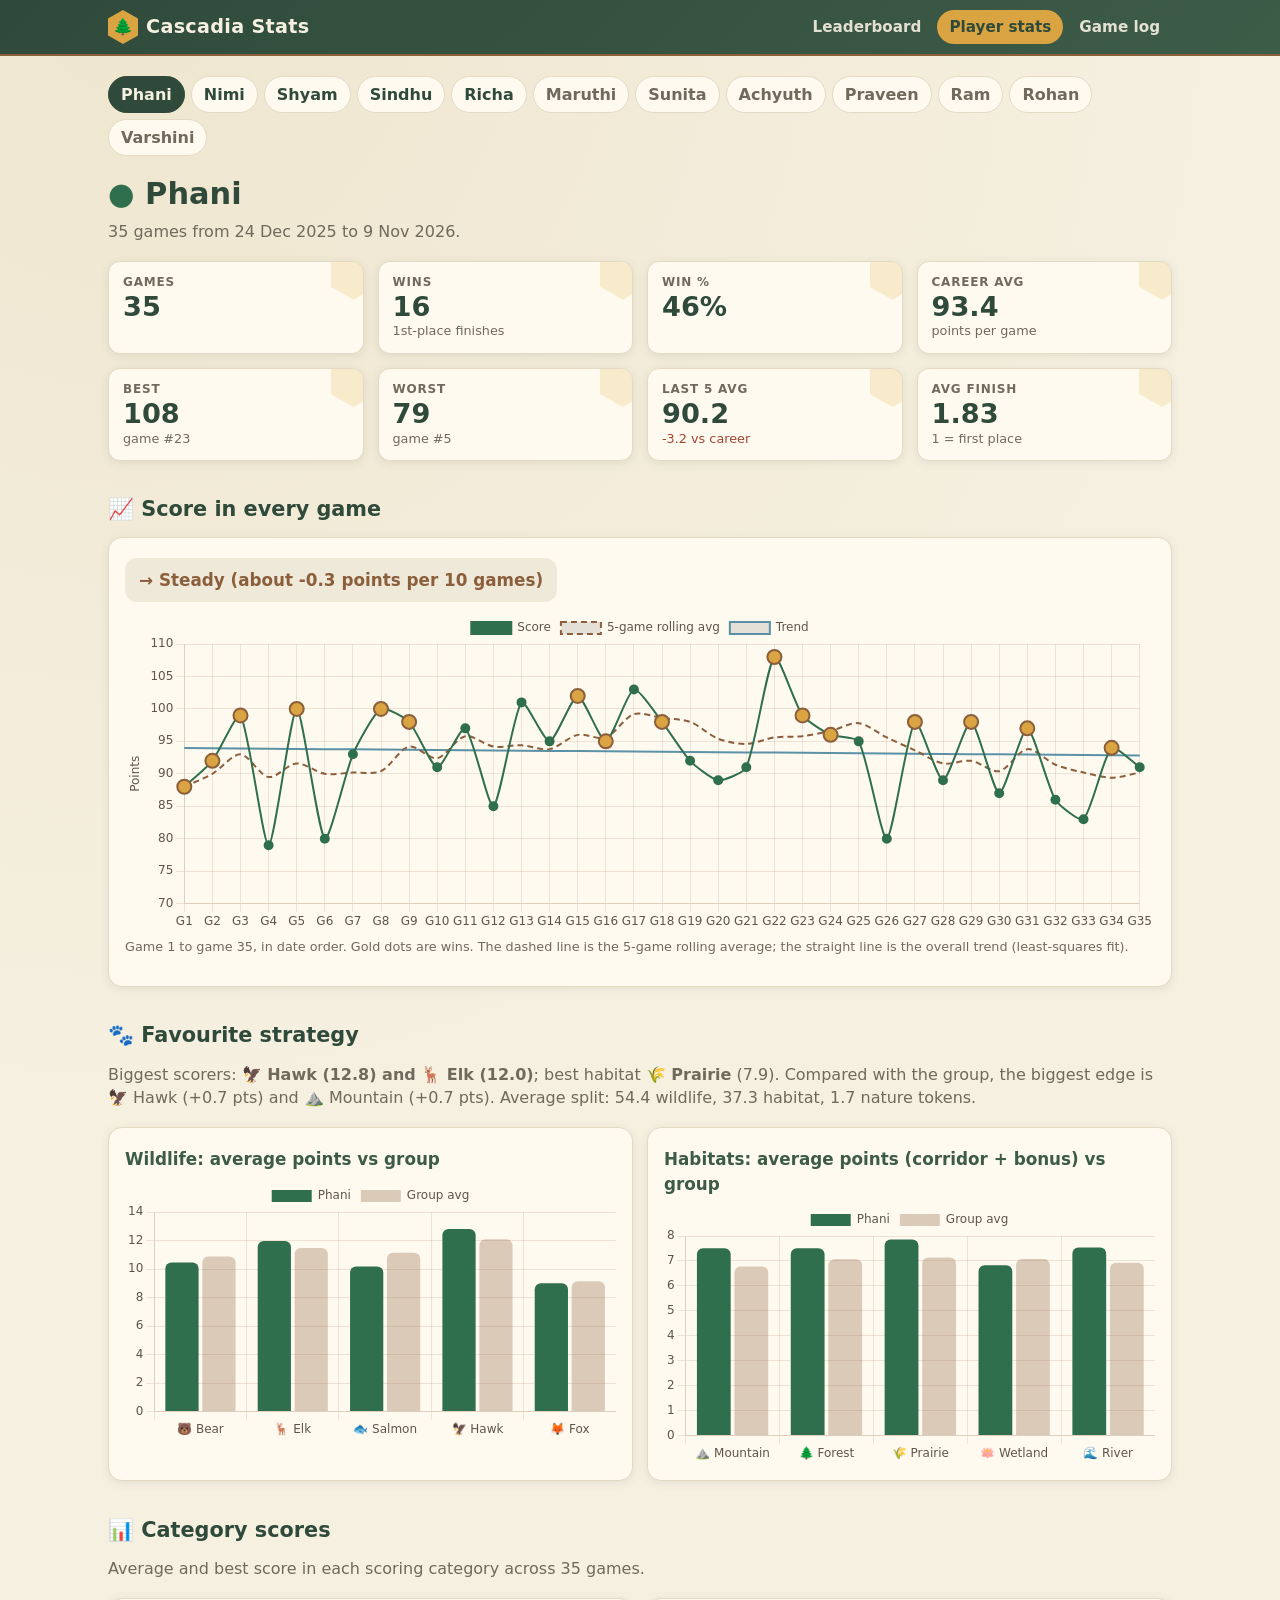
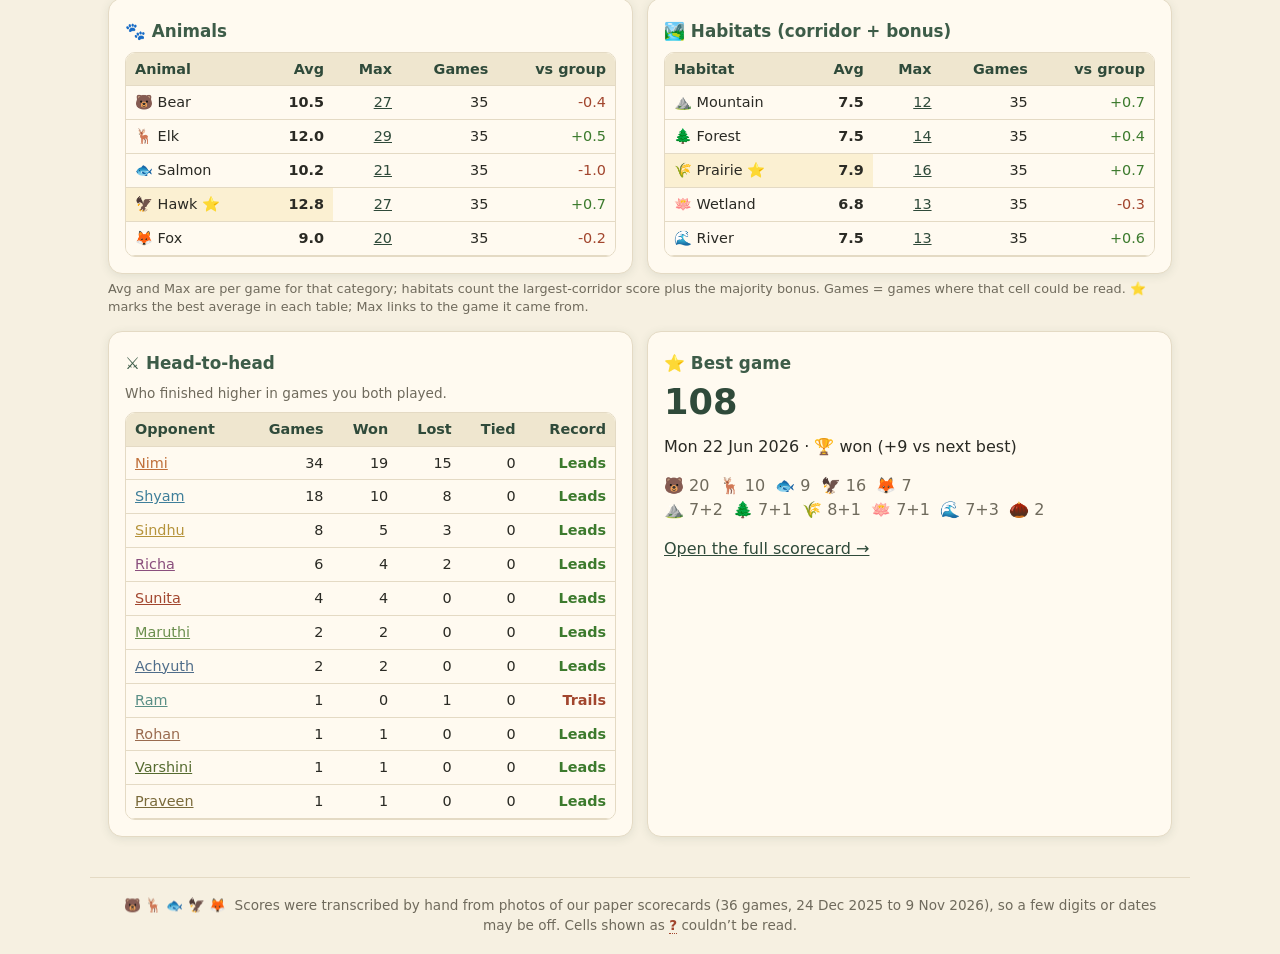
<file: player.html>
<!doctype html><html lang="en"><head><meta charset="utf-8"><meta name="viewport" content="width=device-width,initial-scale=1">
<title>Player · Cascadia Stats</title><link rel="stylesheet" href="style.css">
<link rel="icon" href="data:image/svg+xml,<svg xmlns='http://www.w3.org/2000/svg' viewBox='0 0 100 100'><text y='.9em' font-size='90'>🌲</text></svg>">
</head><body>
<main>
  <div class="chips" id="chips"></div>
  <h1 id="title"></h1>
  <p class="lede" id="sub"></p>
  <div class="grid stats" id="cards"></div>

  <h2>📈 Score in every game</h2>
  <div class="card">
    <div id="trend"></div>
    <div class="chartbox"><canvas id="line"></canvas></div>
    <p class="legend-note">Game 1 to game <span id="nG"></span>, in date order. Gold dots are wins. The dashed line is the 5-game rolling average; the straight line is the overall trend (least-squares fit).</p>
  </div>

  <h2>🐾 Favourite strategy</h2>
  <p class="lede" id="strat"></p>
  <div class="grid g2">
    <div class="card"><h3>Wildlife: average points vs group</h3><div class="chartbox sm"><canvas id="wl"></canvas></div></div>
    <div class="card"><h3>Habitats: average points (corridor + bonus) vs group</h3><div class="chartbox sm"><canvas id="hb"></canvas></div></div>
  </div>

  <h2>📊 Category scores</h2>
  <p class="lede" id="catnote"></p>
  <div class="grid g2">
    <div class="card"><h3>🐾 Animals</h3><div class="tablewrap"><table id="catW"><thead><tr><th>Animal</th><th>Avg</th><th>Max</th><th>Games</th><th>vs group</th></tr></thead><tbody></tbody></table></div></div>
    <div class="card"><h3>🏞️ Habitats (corridor + bonus)</h3><div class="tablewrap"><table id="catH"><thead><tr><th>Habitat</th><th>Avg</th><th>Max</th><th>Games</th><th>vs group</th></tr></thead><tbody></tbody></table></div></div>
  </div>
  <p class="legend-note">Avg and Max are per game for that category; habitats count the largest-corridor score plus the majority bonus. Games = games where that cell could be read. ⭐ marks the best average in each table; Max links to the game it came from.</p>

  <div class="grid g2" style="margin-top:14px">
    <div class="card"><h3>⚔️ Head-to-head</h3><p class="muted" style="font-size:.85rem;margin:0 0 6px">Who finished higher in games you both played.</p>
      <div class="tablewrap"><table id="h2h"><thead><tr><th>Opponent</th><th>Games</th><th>Won</th><th>Lost</th><th>Tied</th><th>Record</th></tr></thead><tbody></tbody></table></div></div>
    <div class="card" id="bestcard"></div>
  </div>
</main>
<script src="vendor/chart.umd.min.js"></script><script src="data.js"></script><script src="common.js"></script>
<script>
renderChrome('player');
const W=D.wildlife,H=D.habitats;
let id=new URLSearchParams(location.search).get('p'); if(!D.players[id]) id=ORDER[0];
const P=D.players[id], c=COLOR(id);
document.title=`${NAME(id)} · Cascadia Stats`;
document.getElementById('chips').innerHTML=ORDER.map(x=>`<a class="chip ${x===id?'active':''} ${D.players[x].main?'':'minor'}" href="?p=${encodeURIComponent(x)}">${esc(NAME(x))}</a>`).join('');
document.getElementById('title').innerHTML=`<span style="color:${c}">●</span> ${esc(NAME(id))}`;
document.getElementById('sub').textContent=(P.games>1?`${P.games} games from ${fmtDate(P.first_date,false)} to ${fmtDate(P.last_date,false)}.`:`1 game, on ${fmtDate(P.first_date,false)}.`)+(P.unscored_games.length?` Total unreadable in game #${P.unscored_games.join(', #')}, so score stats use ${P.scored_games} games.`:'');
const d5=P.last5_avg-P.avg;
const cards=[['Games',P.games,''],['Wins',P.wins,`${ord(1)}-place finishes`],['Win %',fx(P.win_pct,0)+'%',''],['Career avg',fx(P.avg),'points per game'],
  ['Best',P.best,`game #${P.best_game.no}`],['Worst',P.worst,`game #${P.worst_game.no}`],
  [P.scored_games>=5?'Last 5 avg':`Last ${P.scored_games} avg`,fx(P.last5_avg),`<span class="${d5>=0?'up':'down'}">${sgn(d5)} vs career</span>`],['Avg finish',fx(P.avg_pos,2),'1 = first place']];
document.getElementById('cards').innerHTML=cards.map(([k,v,s])=>`<div class="stat"><div class="k">${k}</div><div class="v">${v}</div><div class="s">${s}</div></div>`).join('');
const tl=P.trend_label, tcls=tl.startsWith('Improving')?'':tl.startsWith('Declining')?'down':'flat';
document.getElementById('trend').innerHTML=`<span class="trend ${tcls}">${tl.startsWith('Improving')?'↗':tl.startsWith('Declining')?'↘':'→'} ${esc(tl)}</span>`;
document.getElementById('nG').textContent=P.series.length;
const S=P.series;
new Chart(document.getElementById('line'),{type:'line',data:{labels:S.map((s,i)=>'G'+(i+1)),datasets:[
  {label:'Score',data:S.map(s=>s.score),borderColor:c,backgroundColor:c,tension:.2,pointRadius:S.map(s=>s.win?7:4),
   pointBackgroundColor:S.map(s=>s.win?'#d9a441':c),pointBorderColor:S.map(s=>s.win?'#8b5e3c':c),borderWidth:2},
  {label:'5-game rolling avg',data:P.rolling5,borderColor:'#8b5e3c',borderDash:[6,4],pointRadius:0,borderWidth:2,tension:.3},
  {label:'Trend',data:P.trend_line,borderColor:'rgba(63,127,154,.85)',pointRadius:0,borderWidth:2}]},
  options:{interaction:{mode:'index',intersect:false},plugins:{tooltip:{callbacks:{title:it=>{const s=S[it[0].dataIndex];return `Game ${it[0].dataIndex+1} (log #${s.no}) · ${fmtDate(s.date,false)}${s.approx?' (approx.)':''}`;},
    afterTitle:it=>{const s=S[it[0].dataIndex];return `${s.win?'🏆 Won':ord(s.pos)+' of '+s.n}`;}}}},
   scales:{y:{suggestedMin:70,suggestedMax:110,title:{display:true,text:'Points'}},x:{offset:S.length<3,ticks:{autoSkip:true,maxRotation:0}}}}});
if(S.length<2){const ch=Chart.getChart('line');ch.data.datasets.splice(1,2);ch.update();}
// strategy
const g=D.group;
const topA=P.top_animals.map(k=>`${ICON[k]} ${LABEL(k)} (${fx(P.wildlife_avg[k])})`).join(' and ');
const sigA=P.signature_animal, sigH=P.signature_habitat;
document.getElementById('strat').innerHTML=`Biggest scorers: <b>${topA}</b>; best habitat <b>${ICON[P.top_habitat]} ${LABEL(P.top_habitat)}</b> (${fx(P.habitat_avg[P.top_habitat])}). `+
  `Compared with the group, the biggest edge is ${ICON[sigA]} ${LABEL(sigA)} (${sgn(P.wildlife_edge[sigA])} pts) and ${ICON[sigH]} ${LABEL(sigH)} (${sgn(P.habitat_edge[sigH])} pts). `+
  `Average split: ${fx(P.avg_w_sub)} wildlife, ${fx(P.avg_h_sub)} habitat, ${fx(P.avg_nature)} nature tokens.`+(P.games<5?' <i>Small sample, so treat this lightly.</i>':'');
function bars(el,keys,mine,grp){new Chart(document.getElementById(el),{type:'bar',data:{labels:keys.map(k=>innerWidth<640?[ICON[k],LABEL(k)]:ICON[k]+' '+LABEL(k)),datasets:[
  {label:NAME(id),data:keys.map(k=>mine[k]),backgroundColor:c,borderRadius:6},
  {label:'Group avg',data:keys.map(k=>grp[k]),backgroundColor:'rgba(139,94,60,.30)',borderRadius:6}]},options:{scales:{y:{beginAtZero:true},x:{ticks:{maxRotation:0,font:{size:innerWidth<640?10:12}}}}}});}
bars('wl',W,P.wildlife_avg,g.wildlife); bars('hb',H,P.habitat_avg,g.habitats);
// category scores (avg / max per animal and habitat), computed from the per-game scorecards
{
  const mine=D.games.map(gm=>({gm,r:gm.players.find(x=>x.id===id)})).filter(x=>x.r);
  const habVal=r=>h=>{const c=r.habitats[h];return c&&c.corridor!=null&&c.bonus!=null?c.corridor+c.bonus:null;};
  const stat=(keys,get)=>keys.map(k=>{const v=mine.map(({gm,r})=>({no:gm.no,v:get(r)(k)})).filter(x=>x.v!=null);
    const mx=v.length?v.reduce((a,b)=>b.v>a.v?b:a):null;
    return {k,n:v.length,avg:v.length?v.reduce((a,b)=>a+b.v,0)/v.length:null,max:mx?mx.v:null,maxNo:mx?mx.no:null};});
  const rows=(tb,st,grp)=>{const best=Math.max(...st.filter(s=>s.avg!=null).map(s=>s.avg));
    document.querySelector(`#${tb} tbody`).innerHTML=st.map(s=>{const top=s.avg!=null&&s.avg===best, e=s.avg==null?null:s.avg-grp[s.k];
      return `<tr><td${top?' class="win-col"':''}>${ICON[s.k]} ${LABEL(s.k)}${top?' ⭐':''}</td><td${top?' class="win-col"':''}><b>${fx(s.avg)}</b></td>
      <td>${s.max==null?'–':`<a href="log.html#game-${s.maxNo}" title="Game #${s.maxNo}">${s.max}</a>`}</td><td>${s.n}${s.n<mine.length?'<span class="note-dot" title="Some cells unreadable">●</span>':''}</td>
      <td class="${e>0?'up':e<0?'down':''}">${sgn(e)}</td></tr>`;}).join('');};
  const sw=stat(W,r=>k=>r.wildlife[k]), sh=stat(H,habVal);
  rows('catW',sw,g.wildlife); rows('catH',sh,g.habitats);
  const gaps=[...sw,...sh].filter(s=>s.n<mine.length);
  document.getElementById('catnote').innerHTML=`Average and best score in each scoring category across ${mine.length} game${mine.length>1?'s':''}.`+
    (gaps.length?` ${gaps.map(s=>`${ICON[s.k]} ${LABEL(s.k)}`).join(', ')} use${gaps.length>1?'':'s'} fewer games because a cell on the scorecard couldn’t be read.`:'');
}
document.querySelector('#h2h tbody').innerHTML=Object.entries(P.h2h).map(([o,r])=>`<tr><td>${plink(o)}</td><td>${r.games}</td><td>${r.w}</td><td>${r.l}</td><td>${r.t}</td>
  <td class="${r.w>r.l?'up':r.w<r.l?'down':''}"><b>${r.w>r.l?'Leads':r.w<r.l?'Trails':'Even'}</b></td></tr>`).join('');
const bg=D.games.find(x=>x.no===P.best_game.no), me=bg.players.find(x=>x.id===id);
document.getElementById('bestcard').innerHTML=`<h3>⭐ Best game</h3><div class="big">${me.total}</div>
  <p>${fmtDate(bg.date)} ${approxTag(bg)} · ${me.win?'🏆 won':ord(me.pos)+' of '+bg.n}${me.margin!=null?` (${sgn(me.margin,0)} vs next best)`:''}</p>
  <p class="muted">${W.map(k=>`${ICON[k]} ${me.wildlife[k]??'?'}`).join(' &nbsp;')}<br>${H.map(h=>`${ICON[h]} ${me.habitats[h].corridor??'?'}+${me.habitats[h].bonus??'?'}`).join(' &nbsp;')} &nbsp;${ICON.nature} ${me.nature??'?'}</p>
  <p><a href="log.html#game-${bg.no}">Open the full scorecard →</a></p>`;
</script></body></html>
</file>
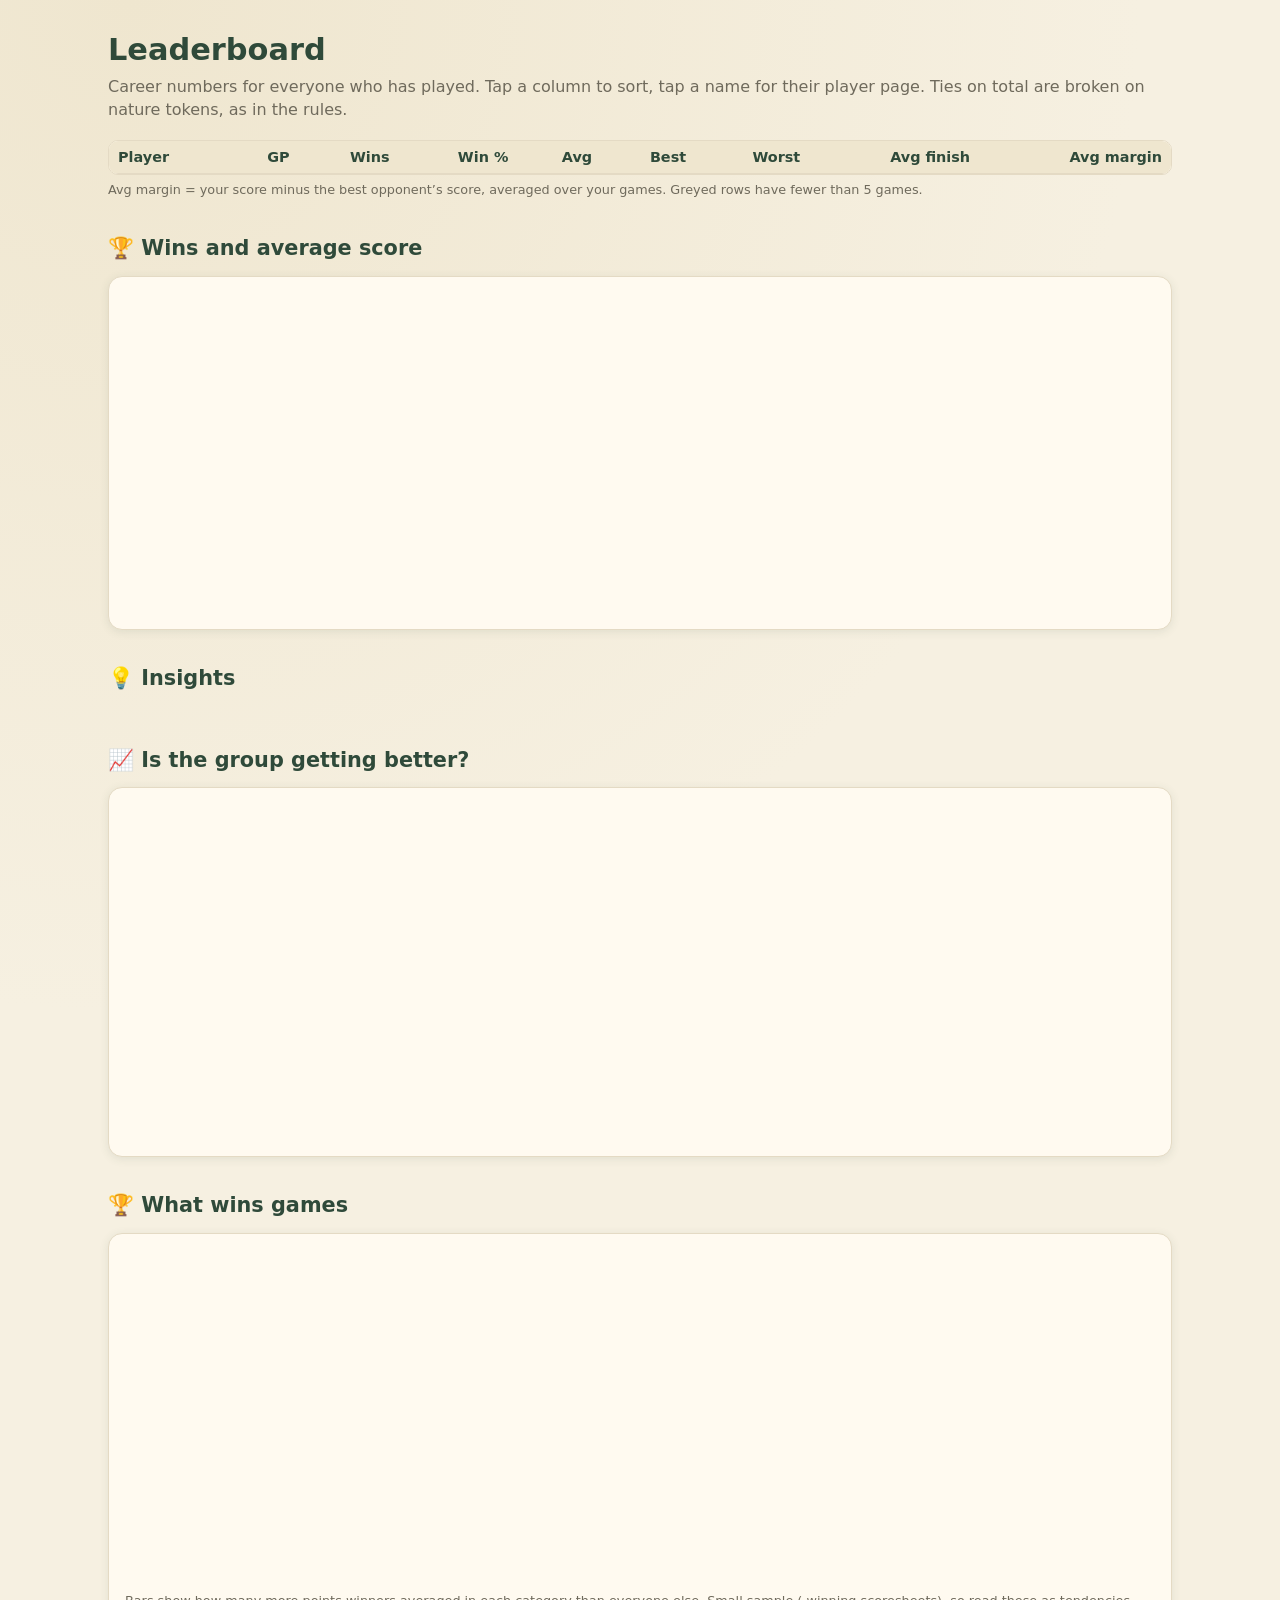
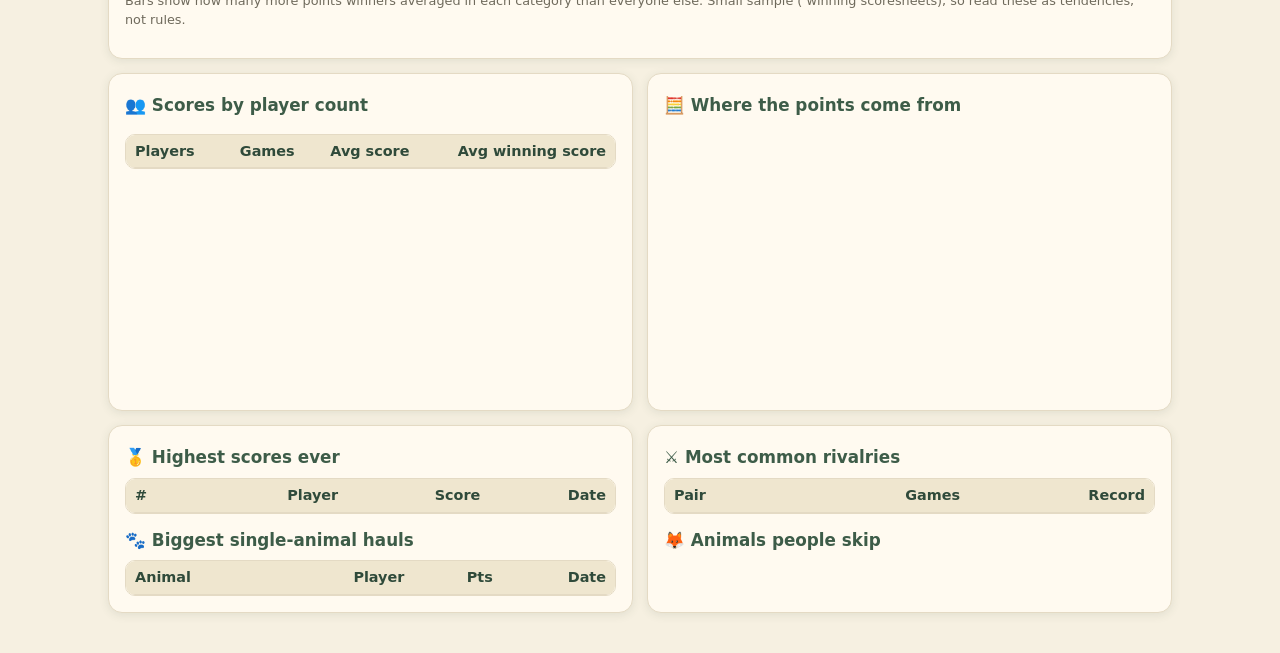
<file: players.html>
<!doctype html><html><head><meta charset="utf-8"><meta http-equiv="refresh" content="0; url=index.html"><link rel="canonical" href="index.html"><title>Cascadia Stats</title></head><body><a href="index.html">Cascadia Stats</a></body></html>
</file>
<file: style.css>
:root{
  --forest:#2f4a3a; --forest-2:#3d5c48; --moss:#6b8f4e; --sage:#a9bf8e;
  --cream:#f6f0e1; --paper:#fffaf0; --wood:#8b5e3c; --wood-2:#b07d52;
  --gold:#d9a441; --gold-soft:#f4e2b5; --water:#3f7f9a; --ink:#2a2a24; --muted:#6f6a5c;
  --line:#e4dac4; --shadow:0 2px 10px rgba(47,74,58,.10);
  --radius:14px;
}
*{box-sizing:border-box}
html{scroll-behavior:smooth}
body{margin:0;font-family:"Nunito","Segoe UI",system-ui,-apple-system,Roboto,sans-serif;color:var(--ink);
  background:var(--cream) radial-gradient(circle at 10% 0%,#efe6cf 0,transparent 40%);line-height:1.45}
a{color:var(--forest);}
header.site{background:linear-gradient(135deg,var(--forest),var(--forest-2));color:var(--cream);
  box-shadow:0 2px 0 var(--wood);position:sticky;top:0;z-index:20}
.bar{max-width:1100px;margin:0 auto;display:flex;align-items:center;gap:16px;padding:10px 18px;flex-wrap:wrap}
.brand{font-weight:800;font-size:1.2rem;letter-spacing:.3px;color:var(--cream);text-decoration:none;display:flex;align-items:center;gap:8px}
.brand .hex{display:inline-grid;place-items:center;width:30px;height:34px;background:var(--gold);color:var(--forest);
  clip-path:polygon(50% 0,100% 25%,100% 75%,50% 100%,0 75%,0 25%);font-size:1rem}
nav.main{display:flex;gap:4px;margin-left:auto;flex-wrap:wrap}
nav.main a{color:var(--cream);text-decoration:none;padding:6px 12px;border-radius:999px;font-weight:700;font-size:.95rem;opacity:.9}
nav.main a:hover{background:rgba(255,255,255,.12)}
nav.main a.active{background:var(--gold);color:var(--forest);opacity:1}
main{max-width:1100px;margin:0 auto;padding:22px 18px 40px}
h1{font-size:1.9rem;margin:.2em 0 .1em;color:var(--forest)}
h2{color:var(--forest);font-size:1.3rem;margin:1.6em 0 .6em;display:flex;align-items:center;gap:8px}
h3{margin:.2em 0 .5em;color:var(--forest-2);font-size:1.05rem}
.lede{color:var(--muted);margin:0 0 18px}
.card{background:var(--paper);border:1px solid var(--line);border-radius:var(--radius);box-shadow:var(--shadow);padding:16px}
.grid{display:grid;gap:14px}
.g2{grid-template-columns:repeat(auto-fit,minmax(320px,1fr))}
.g3{grid-template-columns:repeat(auto-fit,minmax(240px,1fr))}
.stats{grid-template-columns:repeat(4,1fr)}
.stat{background:var(--paper);border:1px solid var(--line);border-radius:12px;padding:12px 14px;box-shadow:var(--shadow);position:relative;overflow:hidden}
.stat::after{content:"";position:absolute;right:-14px;top:-14px;width:46px;height:52px;background:var(--gold-soft);opacity:.6;
  clip-path:polygon(50% 0,100% 25%,100% 75%,50% 100%,0 75%,0 25%)}
.stat .k{font-size:.75rem;text-transform:uppercase;letter-spacing:.8px;color:var(--muted);font-weight:700}
.stat .v{font-size:1.7rem;font-weight:800;color:var(--forest);line-height:1.15}
.stat .s{font-size:.8rem;color:var(--muted)}
.up{color:#3c7a2d}.down{color:#a2462e}
.pill{display:inline-block;padding:2px 9px;border-radius:999px;font-size:.75rem;font-weight:700;background:var(--gold-soft);color:var(--wood)}
.pill.approx{background:#efe9da;color:var(--muted);font-weight:600;border:1px dashed #cbbf9f;cursor:help}
.pill.green{background:#e3eed7;color:var(--forest)}
.toolbar{display:flex;gap:10px;flex-wrap:wrap;align-items:center;margin:0 0 14px}
select,button{font:inherit;padding:7px 12px;border-radius:10px;border:1px solid var(--line);background:var(--paper);color:var(--ink)}
button{cursor:pointer;font-weight:700}
/* game log */
.month{position:sticky;top:58px;z-index:5;background:var(--cream);padding:8px 0 6px;margin:22px 0 8px;
  font-weight:800;color:var(--wood);font-size:1.05rem;border-bottom:2px solid var(--line);display:flex;justify-content:space-between;align-items:baseline}
.month small{color:var(--muted);font-weight:600}
.game{margin:0 0 12px}
.game-head{display:flex;gap:10px;align-items:center;flex-wrap:wrap;margin-bottom:10px}
.game-no{font-weight:800;color:var(--paper);background:var(--forest);border-radius:8px;padding:2px 8px;font-size:.85rem}
.game-date{font-weight:700}
.game-meta{color:var(--muted);font-size:.85rem;margin-left:auto}
.ranks{display:flex;flex-direction:column;gap:6px}
.rank{display:grid;grid-template-columns:30px 1fr auto;align-items:center;gap:10px;padding:6px 10px;border-radius:10px;background:#fbf6ea}
.rank.win{background:linear-gradient(90deg,var(--gold-soft),#fbf2da);border:1px solid #e9cf8f}
.rank .pos{font-weight:800;color:var(--muted);text-align:center}
.rank.win .pos{color:var(--wood)}
.rank .nm a{font-weight:800;text-decoration:none}
.rank .sc{font-weight:800;font-size:1.15rem;color:var(--forest)}
.bar-track{height:6px;background:#eee3c9;border-radius:6px;margin-top:3px;overflow:hidden}
.bar-fill{height:100%;background:var(--moss);border-radius:6px}
.rank.win .bar-fill{background:var(--gold)}
details.sheet{margin-top:10px}
details.sheet summary{cursor:pointer;font-weight:700;color:var(--forest-2);font-size:.9rem;list-style:none}
details.sheet summary::before{content:"▸ ";}
details.sheet[open] summary::before{content:"▾ ";}
.tablewrap{overflow-x:auto;-webkit-overflow-scrolling:touch;margin-top:8px;border-radius:10px;border:1px solid var(--line)}
table{border-collapse:collapse;width:100%;background:var(--paper);font-size:.9rem}
th,td{padding:6px 9px;text-align:right;border-bottom:1px solid var(--line);white-space:nowrap}
th:first-child,td:first-child{text-align:left}
thead th{background:#efe6cf;color:var(--forest);font-weight:800;position:sticky;top:0}
tr.sub td{background:#f4ecd8;font-weight:800}
tr.total td{background:var(--forest);color:var(--cream);font-weight:800}
td.win-col{background:#fbf0d2}
tr.total td.win-col{background:var(--wood)}
.hab{display:inline-flex;gap:4px;align-items:baseline}
.hab .b{font-size:.75rem;color:var(--wood);font-weight:700}
.unk{color:#a2462e;font-weight:800;cursor:help;border-bottom:1px dotted #a2462e}
.note-dot{color:var(--wood);cursor:help;font-size:.7rem;vertical-align:super}
.game-notes{font-size:.8rem;color:var(--muted);margin:8px 2px 0}
/* leaderboard */
table.sortable th{cursor:pointer;user-select:none}
table.sortable th.sorted-desc::after{content:" ▾"}
table.sortable th.sorted-asc::after{content:" ▴"}
table.sortable td a{font-weight:800;text-decoration:none}
tr.minor td{color:var(--muted)}
.chips{display:flex;gap:6px;flex-wrap:wrap;margin:0 0 16px}
.chip{padding:6px 12px;border-radius:999px;border:1px solid var(--line);background:var(--paper);text-decoration:none;font-weight:800;color:var(--forest)}
.chip.active{background:var(--forest);color:var(--cream);border-color:var(--forest)}
.chip.minor{font-weight:600;color:var(--muted)}
.chip.active.minor{color:var(--cream)}
.trend{font-size:1.05rem;font-weight:800;padding:10px 14px;border-radius:12px;background:#e3eed7;color:var(--forest);display:inline-block;margin:4px 0 10px}
.trend.down{background:#f5e0d6;color:#8a3a22}
.trend.flat{background:#efe9da;color:var(--wood)}
.chartbox{position:relative;height:320px}
.chartbox.sm{height:260px}
.legend-note{font-size:.8rem;color:var(--muted);margin-top:6px}
.big{font-size:2.2rem;font-weight:800;color:var(--forest);line-height:1}
.insight .big{margin:4px 0}
.insight .k{font-size:.75rem;text-transform:uppercase;letter-spacing:.8px;color:var(--muted);font-weight:700}
.heads{grid-template-columns:repeat(3,1fr)}
@media (max-width:820px){.heads{grid-template-columns:repeat(2,1fr)}}
.insight p{margin:.3em 0;color:var(--ink)}
.muted{color:var(--muted)}
footer{max-width:1100px;margin:0 auto;padding:18px;color:var(--muted);font-size:.85rem;border-top:1px solid var(--line);text-align:center}
.emoji{font-size:1.1em}
@media (max-width:640px){
  h1{font-size:1.5rem}
  .bar{padding:8px 12px;gap:8px}
  nav.main{margin-left:0;width:100%;justify-content:space-between}
  nav.main a{padding:5px 9px;font-size:.88rem}
  main{padding:16px 12px 30px}
  .month{top:92px}
  .game-meta{margin-left:0;width:100%}
  .chartbox{height:260px}
  .stat .v{font-size:1.4rem}
  .stats{grid-template-columns:repeat(2,1fr)}
  th,td{padding:5px 7px;font-size:.84rem}
}
.game{scroll-margin-top:130px}
tr.total .unk{color:var(--gold);border-color:var(--gold)}
</file>
